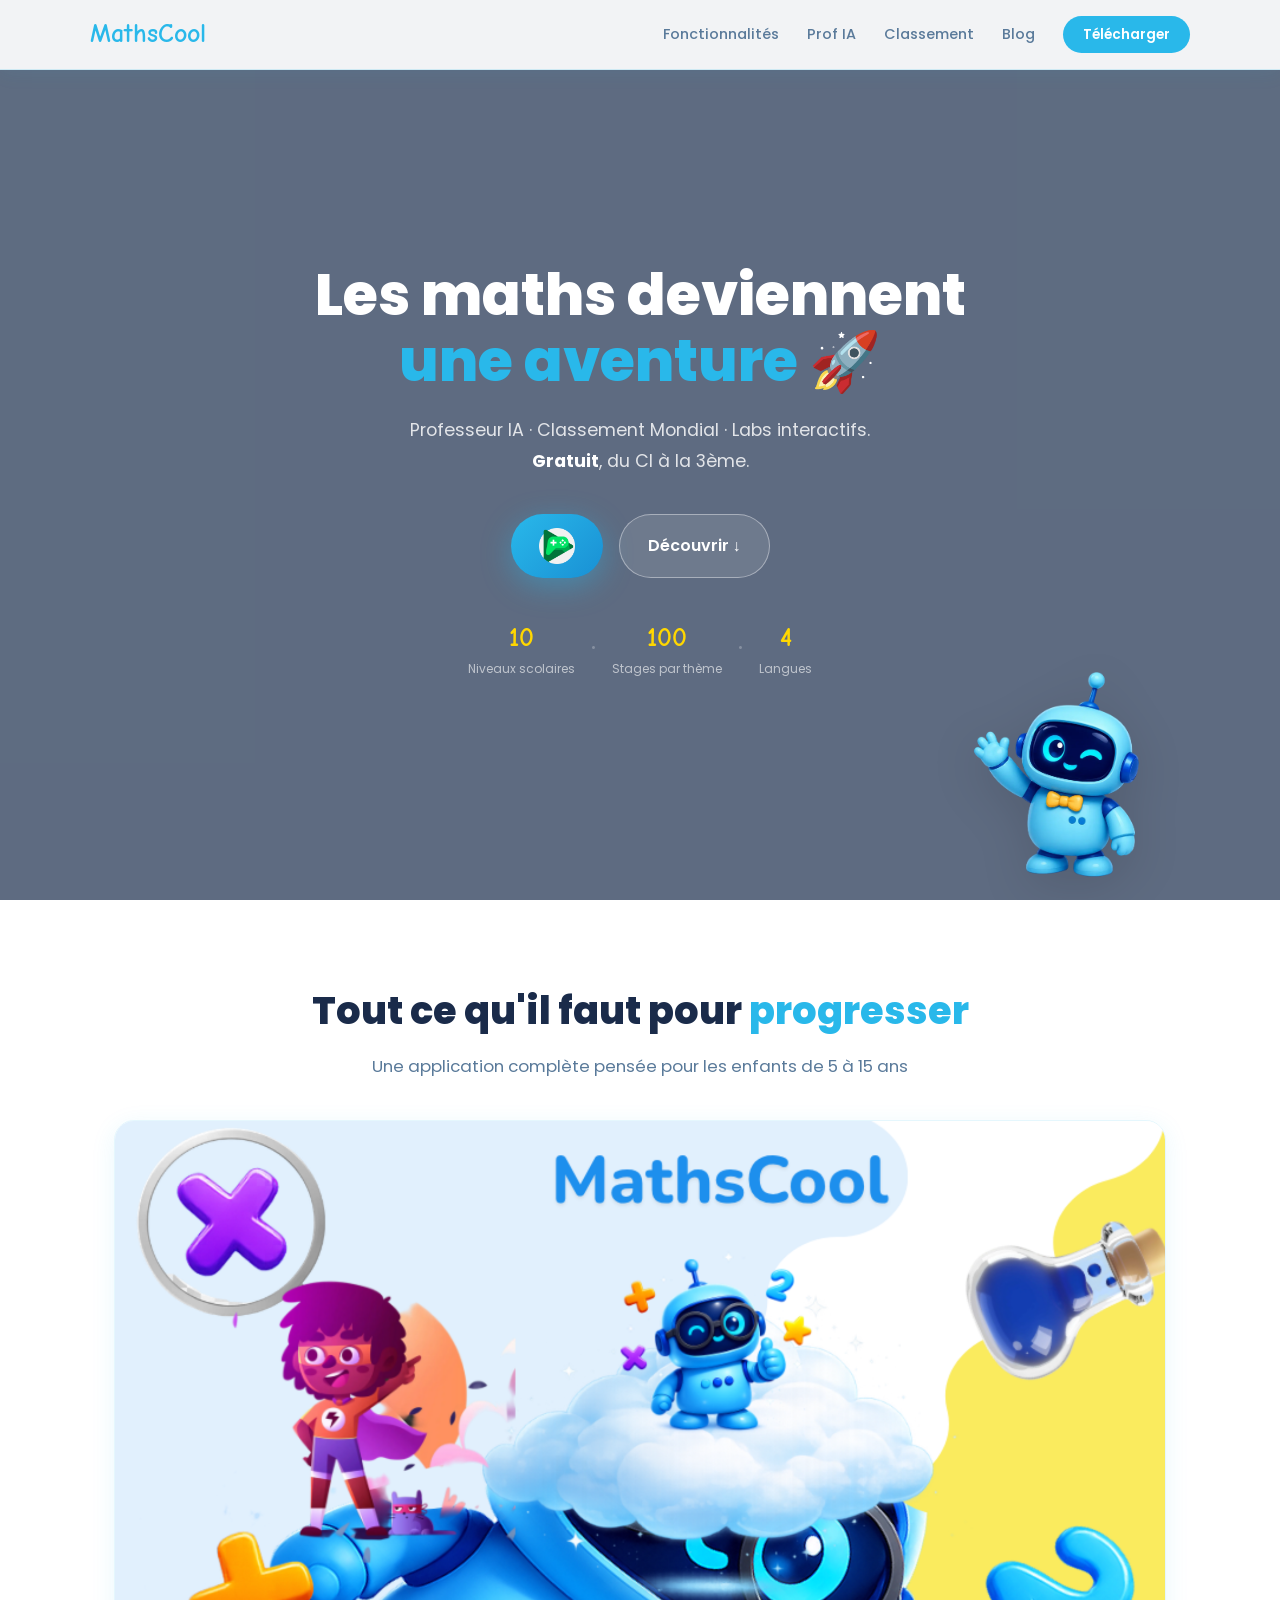
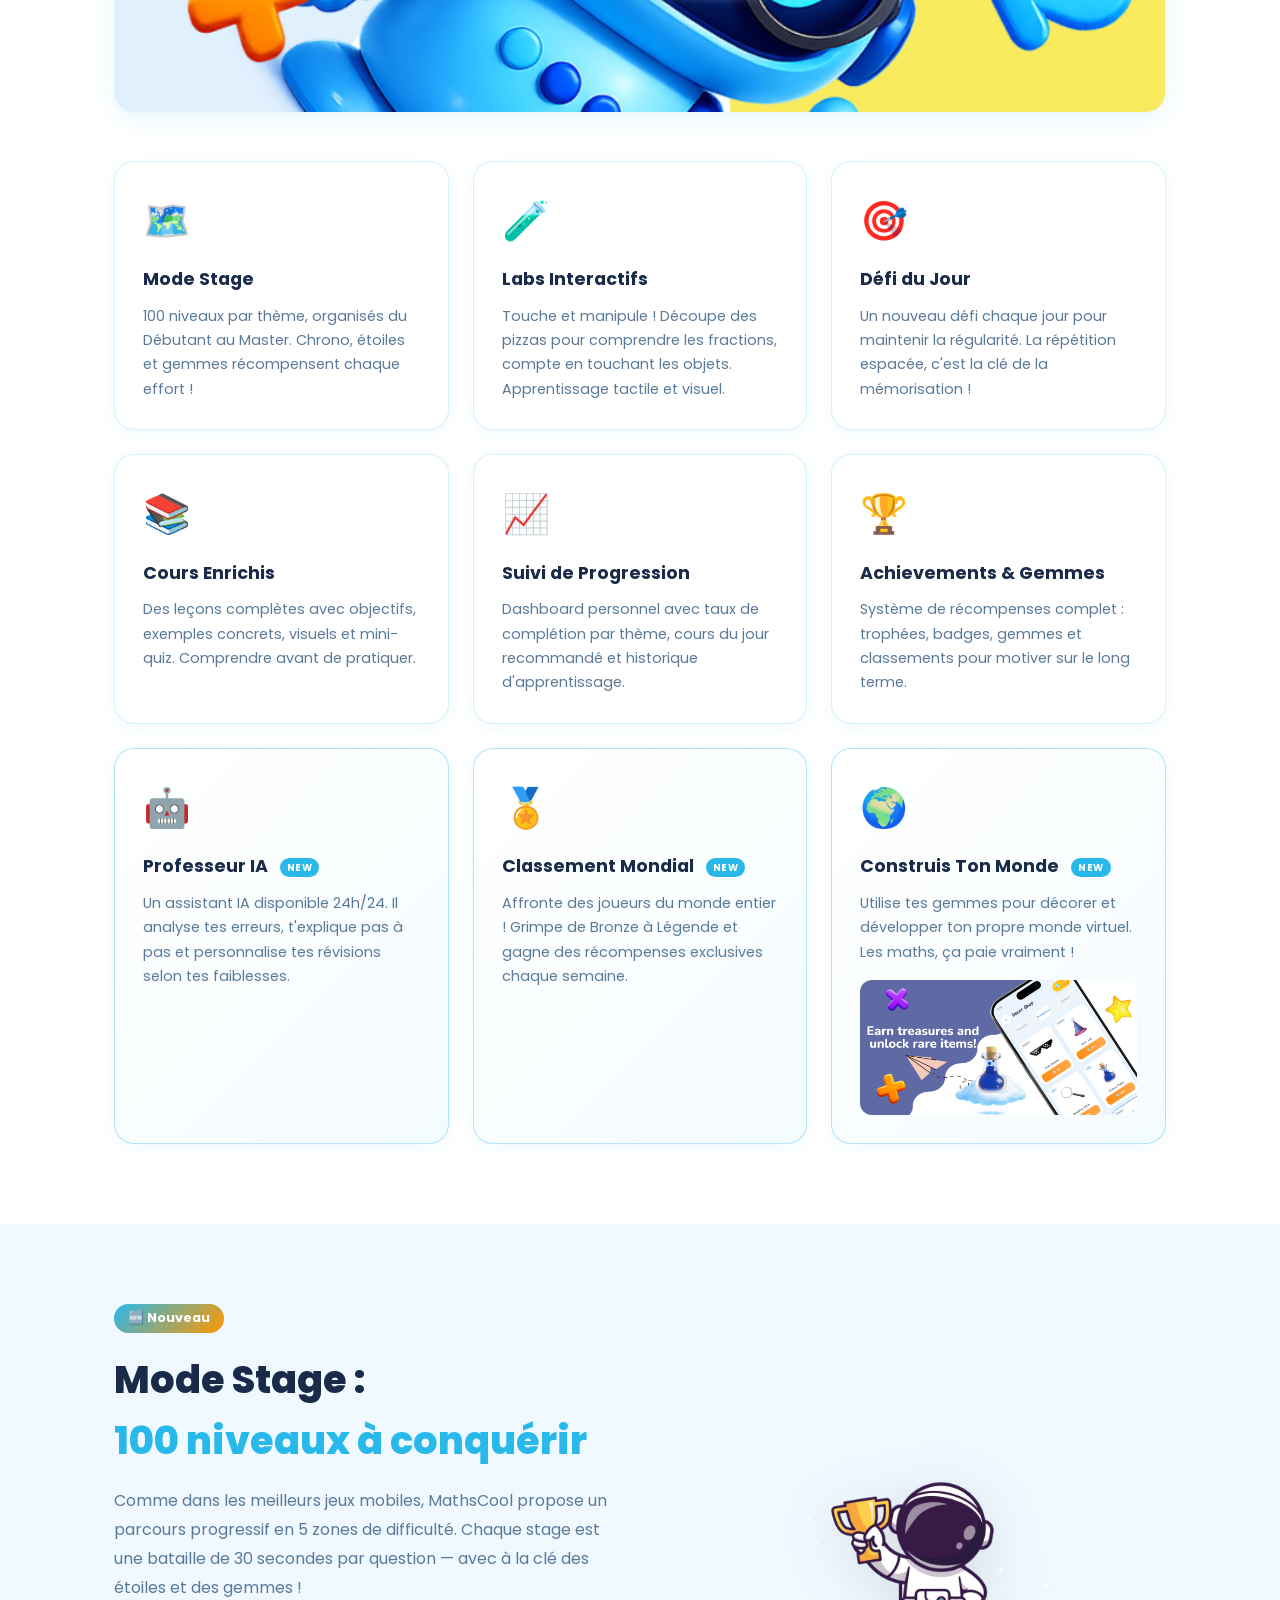
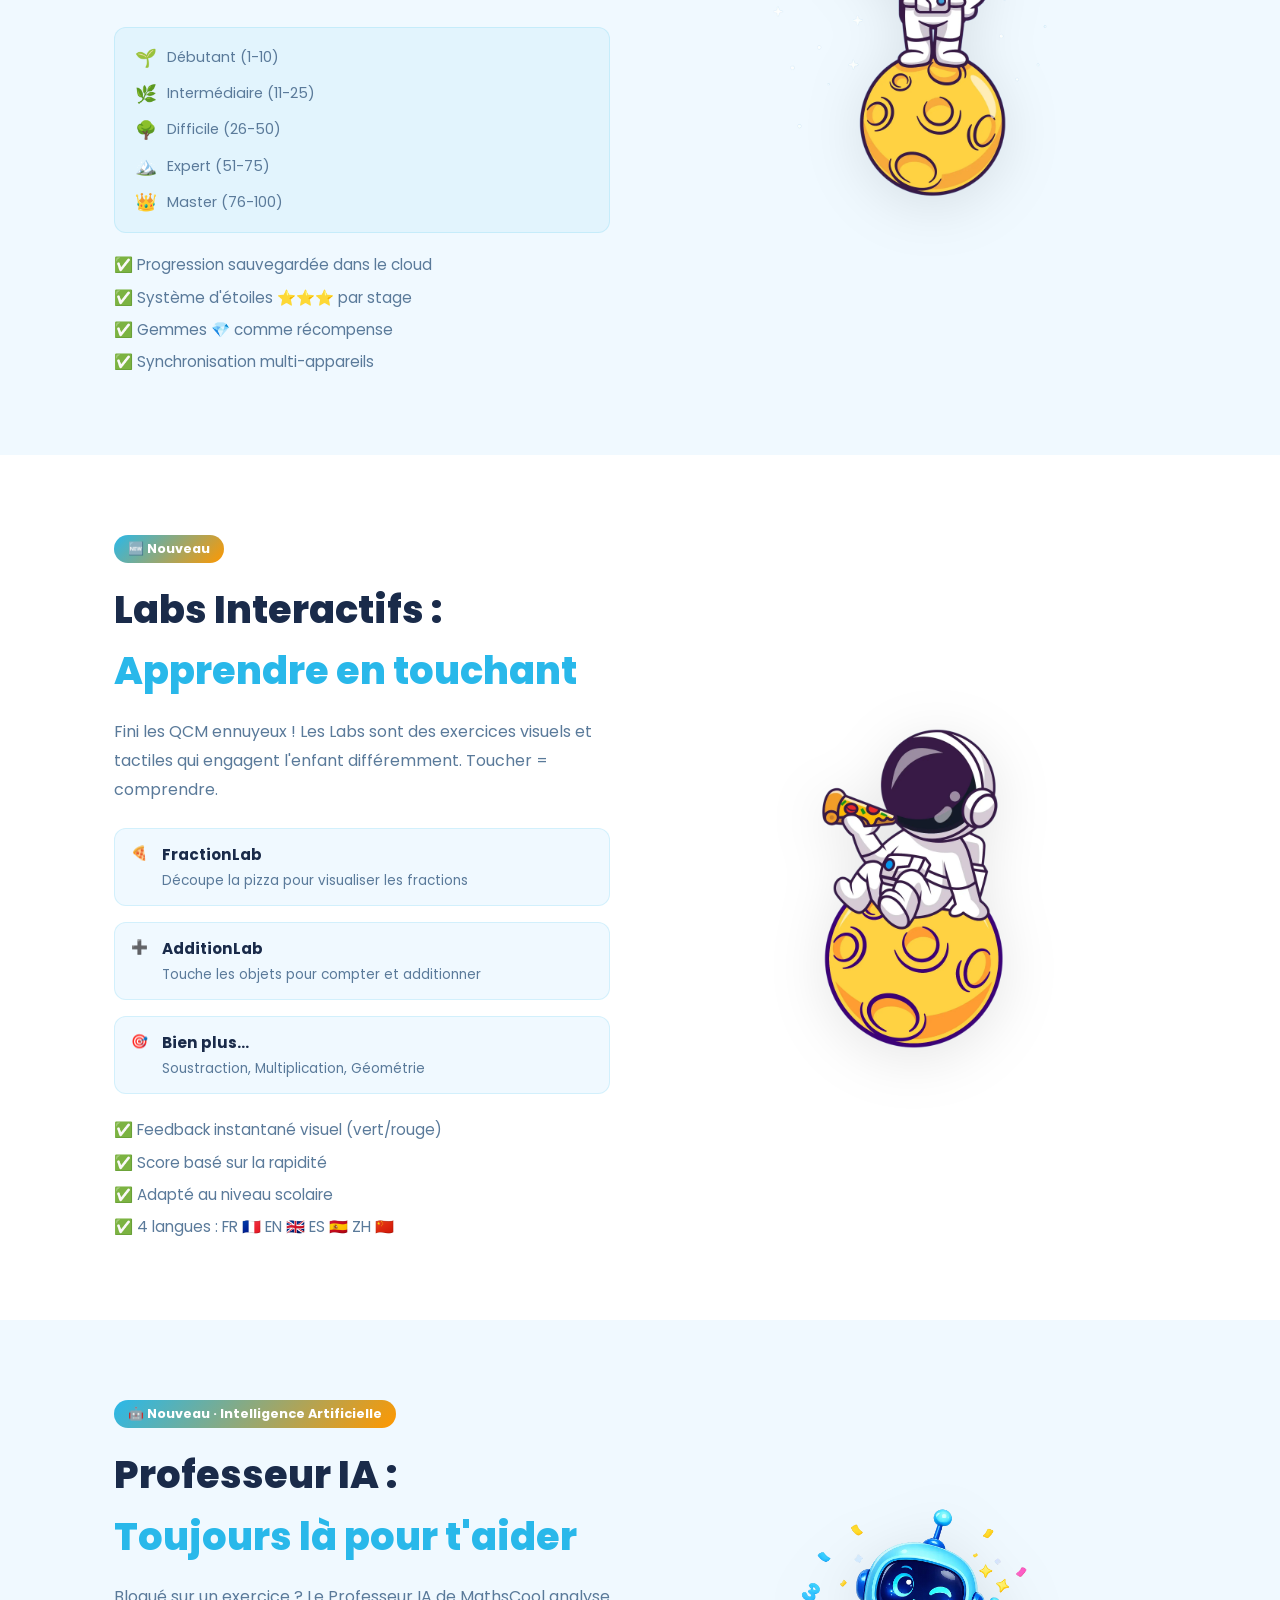
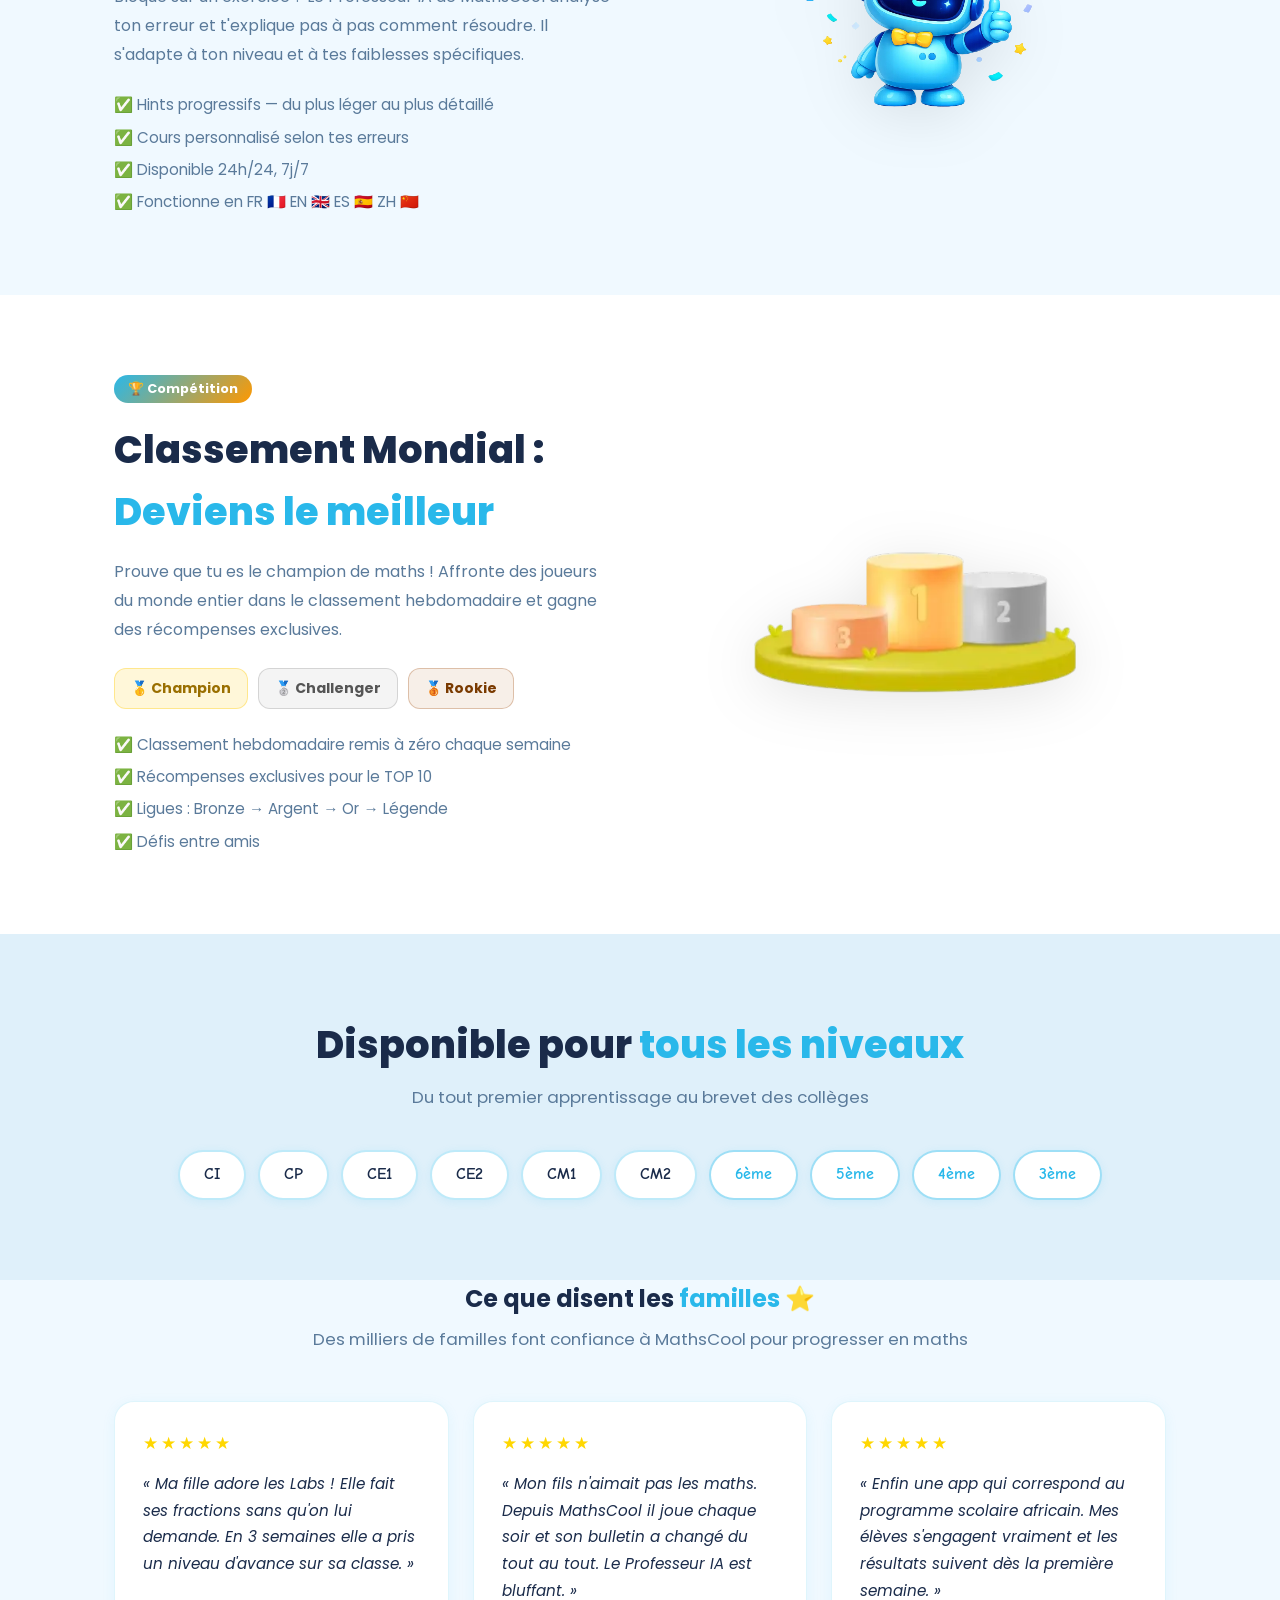
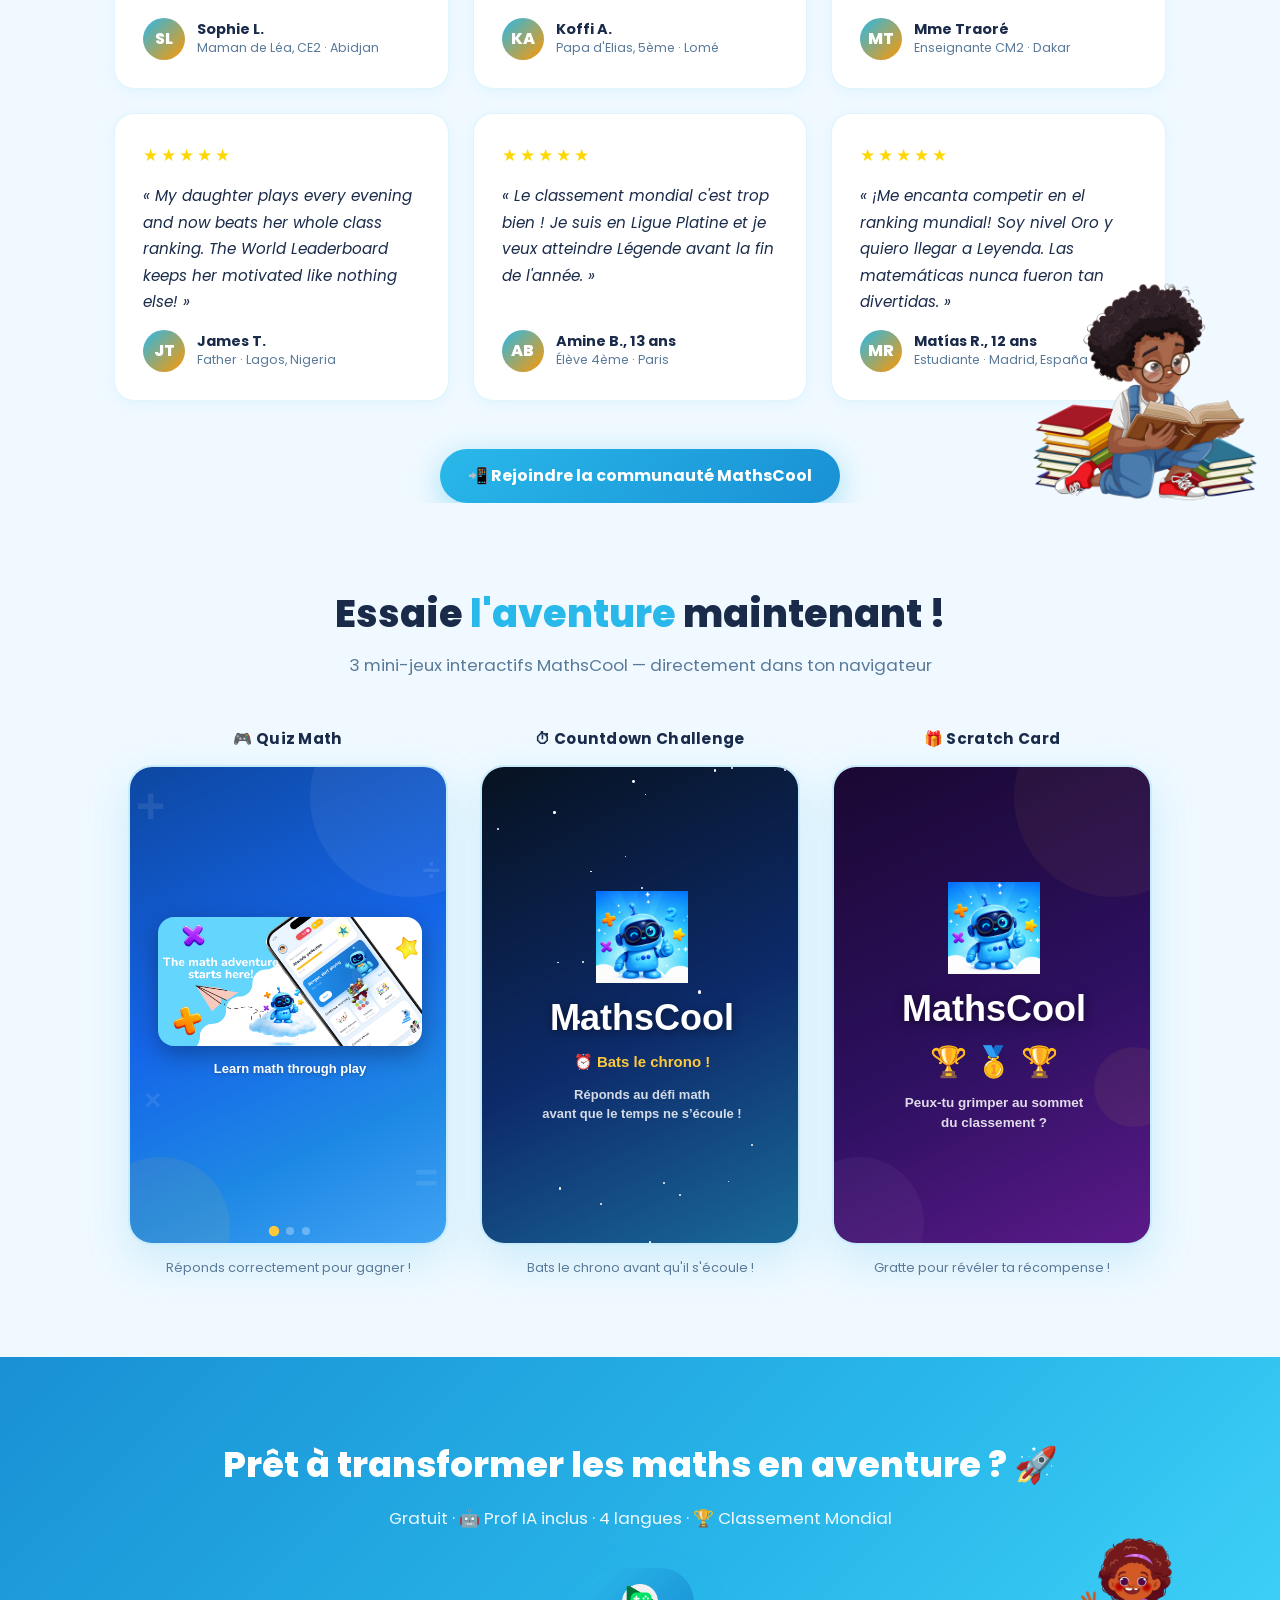
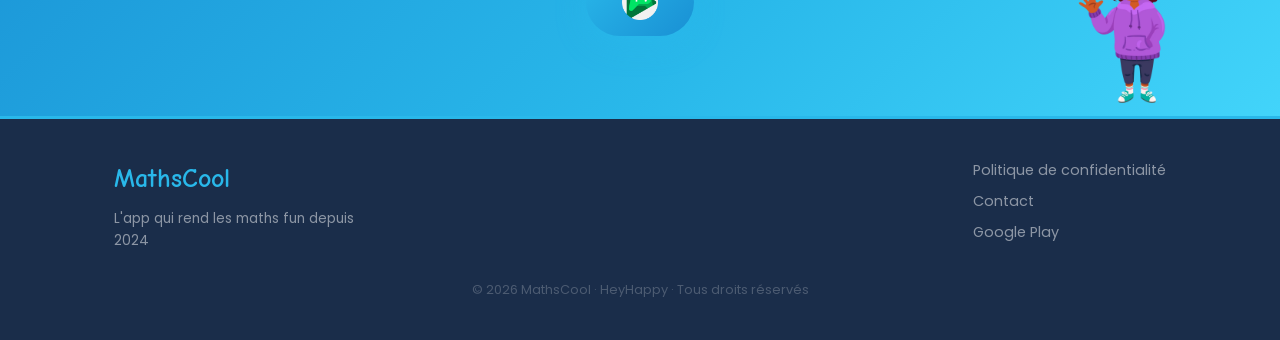
<file: index.html>
<!DOCTYPE html>
<html lang="fr">
<head>
  <meta charset="UTF-8" />
  <meta name="viewport" content="width=device-width, initial-scale=1.0"/>

  <!-- ====== SEO TITLE & META ====== -->
  <title>MathsCool – Meilleur jeu de maths pour enfants (CI à 3ème) | Gratuit</title>
  <meta name="description"
        content="MathsCool : apprendre les maths en jouant ! Professeur IA, Classement Mondial, Labs interactifs, Mode Stage, Défis quotidiens. Gratuit, du CI à la 3ème. Disponible sur Google Play." />
  <meta name="keywords"
        content="jeux de maths enfant, math for kids, apprendre les maths en jouant, application mathématiques primaire collège, maths CE1 CE2 CM1 CM2, exercices maths interactifs, mathscool, quiz maths enfant, maths 6ème 5ème, jeu éducatif gratuit, professeur IA maths enfant, classement mondial maths, aventure mathématiques" />
  <meta name="author" content="MathsCool" />
  <meta name="robots" content="index, follow" />
  <link rel="canonical" href="https://happyazondekon.github.io/maths-cool/" />

  <!-- ====== OPEN GRAPH (Facebook / WhatsApp) ====== -->
  <meta property="og:type" content="website" />
  <meta property="og:url" content="https://happyazondekon.github.io/maths-cool/" />
  <meta property="og:title" content="MathsCool – Apprendre les maths en jouant 🎮" />
  <meta property="og:description"
        content="Mode Stage, Labs interactifs, Défis quotidiens. L'app qui transforme les maths en aventure. Gratuit sur Google Play !" />
  <meta property="og:image" content="https://happyazondekon.github.io/maths-cool/assets/og-image.webp" />
  <meta property="og:locale" content="fr_FR" />
  <meta property="og:site_name" content="MathsCool" />

  <!-- ====== TWITTER CARD ====== -->
  <meta name="twitter:card" content="summary_large_image" />
  <meta name="twitter:title" content="MathsCool – Apprendre les maths en jouant 🎮" />
  <meta name="twitter:description"
        content="Mode Stage, Labs interactifs, quiz et défis quotidiens ! Gratuit pour enfants du CI à la 3ème." />
  <meta name="twitter:image" content="https://happyazondekon.github.io/maths-cool/assets/og-image.webp" />

  <!-- ====== STRUCTURED DATA (Google Rich Snippets) ====== -->
  <script type="application/ld+json">
  {
    "@context": "https://schema.org",
    "@type": "SoftwareApplication",
    "name": "MathsCool",
    "operatingSystem": "ANDROID",
    "applicationCategory": "EducationalApplication",
    "genre": "Educational Game",
    "description": "MathsCool est l'application de mathématiques interactive pour enfants du CI à la 3ème. Professeur IA, Classement Mondial, Mode Stage, Labs interactifs, Défis quotidiens, Cours enrichis.",
    "url": "https://happyazondekon.github.io/maths-cool/",
    "downloadUrl": "https://play.google.com/store/apps/details?id=com.heyhappy.mathscool",
    "screenshot": "https://happyazondekon.github.io/maths-cool/assets/1.png",
    "offers": {
      "@type": "Offer",
      "price": "0",
      "priceCurrency": "EUR"
    },
    "author": {
      "@type": "Organization",
      "name": "HeyHappy",
      "url": "https://happyazondekon.github.io/maths-cool/"
    },
    "inLanguage": ["fr", "en", "es", "zh"],
    "audience": {
      "@type": "EducationalAudience",
      "educationalRole": "student",
      "audienceType": "Children aged 5-15"
    }
  }
  </script>

  <!-- ====== FAVICON ====== -->
  <link rel="icon" type="image/png" href="assets/logoo.png" />
  <link rel="apple-touch-icon" href="assets/logoo.png" />

  <!-- ====== FONTS (non-blocking) ====== -->
  <link rel="preconnect" href="https://fonts.googleapis.com" />
  <link rel="preconnect" href="https://fonts.gstatic.com" crossorigin />
  <link rel="preload" as="style" href="https://fonts.googleapis.com/css2?family=Comic+Neue:wght@400;700&family=Poppins:wght@400;600;700;800&display=swap" />
  <link href="https://fonts.googleapis.com/css2?family=Comic+Neue:wght@400;700&family=Poppins:wght@400;600;700;800&display=swap" rel="stylesheet" media="print" onload="this.media='all'" />
  <noscript><link href="https://fonts.googleapis.com/css2?family=Comic+Neue:wght@400;700&family=Poppins:wght@400;600;700;800&display=swap" rel="stylesheet" /></noscript>

  <!-- ====== CRITICAL CSS (above-fold) ====== -->
  <style>
    :root{--primary:#29B8EA;--secondary:#FF9800;--accent:#FFD700;--bg:#F0F9FF;--surface:#FFFFFF;--surface2:#E2F4FD;--text:#1A2B4A;--text-muted:#5A7A9A;--radius:20px;--radius-sm:12px;--font:'Poppins',sans-serif;--font-fun:'Comic Neue',cursive}
    *{margin:0;padding:0;box-sizing:border-box}
    html{scroll-behavior:smooth}
    body{font-family:var(--font);background-color:var(--bg);color:var(--text);line-height:1.6;overflow-x:hidden}
    .container{max-width:1100px;margin:0 auto;padding:0 24px}
    .highlight{color:var(--primary)}
    .navbar{position:fixed;top:0;left:0;right:0;z-index:100;background:rgba(255,255,255,.92);backdrop-filter:blur(16px);border-bottom:1px solid rgba(41,184,234,.18);box-shadow:0 2px 20px rgba(41,184,234,.08);padding:14px 24px}
    .nav-inner{max-width:1100px;margin:0 auto;display:flex;align-items:center;justify-content:space-between}
    .nav-logo{font-family:var(--font-fun);font-size:1.6rem;font-weight:700;color:var(--primary);text-decoration:none}
    .nav-logo span{color:var(--primary)}
    .nav-links{display:flex;align-items:center;gap:28px}
    .nav-links a{color:var(--text-muted);text-decoration:none;font-size:.9rem;font-weight:500;transition:color .2s}
    .nav-links a:hover{color:var(--primary)}
    .btn-nav{background:var(--primary)!important;color:#fff!important;padding:8px 20px;border-radius:50px;font-size:.85rem!important;font-weight:600!important}
    .hero{min-height:100vh;display:flex;align-items:center;justify-content:center;padding:120px 24px 80px;position:relative;overflow:hidden}
    .hero-video-bg{position:absolute;top:0;left:0;width:100%;height:100%;object-fit:cover;z-index:0;pointer-events:none}
    .hero-video-overlay{position:absolute;top:0;left:0;width:100%;height:100%;background:rgba(5,22,52,.62);z-index:1}
    .hero-content{position:relative;z-index:2;text-align:center;max-width:700px;width:100%}
    .hero-badge{display:inline-block;background:rgba(255,255,255,.10);border:1px solid rgba(255,255,255,.30);color:white;padding:6px 16px;border-radius:50px;font-size:.85rem;font-weight:600;margin-bottom:20px}
    .hero h1{font-size:clamp(2.2rem,5vw,3.6rem);font-weight:800;line-height:1.15;margin-bottom:20px;color:white}
    .hero-sub{color:rgba(255,255,255,.82);font-size:1.1rem;max-width:560px;margin:0 auto 36px;line-height:1.8}
    .hero-sub strong{color:white}
    .hero-cta{display:flex;flex-wrap:wrap;gap:16px;margin-bottom:40px;justify-content:center}
    .btn-primary{display:inline-flex;align-items:center;gap:10px;background:linear-gradient(135deg,var(--primary),#1990D4);color:#fff;padding:14px 28px;border-radius:50px;text-decoration:none;font-weight:700;font-size:1rem;box-shadow:0 8px 30px rgba(41,184,234,.4)}
    .btn-secondary{display:inline-flex;align-items:center;gap:8px;background:rgba(255,255,255,.10);border:1.5px solid rgba(255,255,255,.40);color:white;padding:14px 28px;border-radius:50px;text-decoration:none;font-weight:600}
    .play-badge{height:36px}
    .hero-stats{display:flex;align-items:center;gap:16px;flex-wrap:wrap;justify-content:center}
    .stat{display:flex;flex-direction:column;align-items:center}
    .stat-num{font-size:1.6rem;font-weight:800;color:var(--accent);font-family:var(--font-fun)}
    .stat span:last-child{font-size:.75rem;color:rgba(255,255,255,.60)}
    .stat-sep{color:rgba(255,255,255,.25);font-size:1.5rem}
    .hero-mascot{position:absolute;bottom:0;right:5%;width:clamp(180px,22vw,320px);pointer-events:none;filter:drop-shadow(0 12px 24px rgba(0,0,0,.12));animation:mascot-float 4s ease-in-out infinite;z-index:3}
    .hero-mascot img{width:100%;height:auto}
    @keyframes mascot-float{0%,100%{transform:translateY(0)}50%{transform:translateY(-12px)}}
    @media(max-width:768px){.hero{padding-top:100px}.hero-mascot{width:clamp(120px,32vw,180px);right:2%}.nav-links a:not(.btn-nav){display:none}}
  </style>

  <!-- ====== FULL CSS (deferred) ====== -->
  <link rel="preload" as="style" href="style.css" />
  <link rel="stylesheet" href="style.css" media="print" onload="this.media='all'" />
  <noscript><link rel="stylesheet" href="style.css" /></noscript>
</head>

<body>

  <!-- ===== NAV ===== -->
  <nav class="navbar">
    <div class="nav-inner">
      <a href="#" class="nav-logo" title="MathsCool – Accueil">Maths<span>Cool</span></a>
      <div class="nav-links">
        <a href="#features" title="Fonctionnalités de MathsCool">Fonctionnalités</a>
        <a href="#ai" title="Professeur IA MathsCool">Prof IA</a>
        <a href="#classement" title="Classement Mondial MathsCool">Classement</a>
        <a href="#article" title="Blog MathsCool – Meilleur jeu de maths">Blog</a>
        <a href="https://play.google.com/store/apps/details?id=com.heyhappy.mathscool" class="btn-nav" title="Télécharger MathsCool sur Google Play">Télécharger</a>
      </div>
    </div>
  </nav>

  <!-- ===== HERO ===== -->
  <header class="hero" id="hero">
    <video class="hero-video-bg" autoplay muted loop playsinline preload="none"
      poster="https://img.youtube.com/vi/DlMAKsMIAZQ/maxresdefault.jpg">
      <source src="assets/hero.mp4" type="video/mp4" />
    </video>
    <div class="hero-video-overlay"></div>

    <div class="hero-content">
      <h1>
        Les maths deviennent<br/>
        <span class="highlight">une aventure</span> 🚀
      </h1>
      <p class="hero-sub">
        Professeur IA · Classement Mondial · Labs interactifs.<br/>
        <strong>Gratuit</strong>, du CI à la 3ème.
      </p>
      <div class="hero-cta">
        <a href="https://play.google.com/store/apps/details?id=com.heyhappy.mathscool"
           target="_blank" rel="noopener" class="btn-primary" id="download" title="Télécharger MathsCool gratuitement sur Google Play">
          <img src="assets/google-play-badge.webp" alt="Télécharger sur Google Play" class="play-badge" />
        </a>
        <a href="#features" class="btn-secondary" title="Voir les fonctionnalités de MathsCool">Découvrir ↓</a>
      </div>
      <div class="hero-stats">
        <div class="stat"><span class="stat-num">10</span><span>Niveaux scolaires</span></div>
        <div class="stat-sep">·</div>
        <div class="stat"><span class="stat-num">100</span><span>Stages par thème</span></div>
        <div class="stat-sep">·</div>
        <div class="stat"><span class="stat-num">4</span><span>Langues</span></div>
      </div>
    </div>

    <div class="hero-mascot">
      <img src="assets/illustrations/home_ai_mascot.webp" alt="" aria-hidden="true" />
    </div>
  </header>

  <!-- ===== FEATURES ===== -->
  <section class="features" id="features">
    <div class="container">
      <h2>Tout ce qu'il faut pour <span class="highlight">progresser</span></h2>
      <p class="section-sub">Une application complète pensée pour les enfants de 5 à 15 ans</p>
      <div class="brand-strip">
        <img src="assets/mas.png" alt="MathsCool – Robot mascotte et univers du jeu" loading="lazy" />
      </div>

      <div class="feature-grid">
        <div class="feature-card">
          <div class="feature-icon">🗺️</div>
          <h3>Mode Stage</h3>
          <p>100 niveaux par thème, organisés du Débutant au Master. Chrono, étoiles et gemmes récompensent chaque effort !</p>
        </div>
        <div class="feature-card">
          <div class="feature-icon">🧪</div>
          <h3>Labs Interactifs</h3>
          <p>Touche et manipule ! Découpe des pizzas pour comprendre les fractions, compte en touchant les objets. Apprentissage tactile et visuel.</p>
        </div>
        <div class="feature-card">
          <div class="feature-icon">🎯</div>
          <h3>Défi du Jour</h3>
          <p>Un nouveau défi chaque jour pour maintenir la régularité. La répétition espacée, c'est la clé de la mémorisation !</p>
        </div>
        <div class="feature-card">
          <div class="feature-icon">📚</div>
          <h3>Cours Enrichis</h3>
          <p>Des leçons complètes avec objectifs, exemples concrets, visuels et mini-quiz. Comprendre avant de pratiquer.</p>
        </div>
        <div class="feature-card">
          <div class="feature-icon">📈</div>
          <h3>Suivi de Progression</h3>
          <p>Dashboard personnel avec taux de complétion par thème, cours du jour recommandé et historique d'apprentissage.</p>
        </div>
        <div class="feature-card">
          <div class="feature-icon">🏆</div>
          <h3>Achievements & Gemmes</h3>
          <p>Système de récompenses complet : trophées, badges, gemmes et classements pour motiver sur le long terme.</p>
        </div>
        <div class="feature-card feature-new">
          <div class="feature-icon">🤖</div>
          <h3>Professeur IA <span class="badge-new">NEW</span></h3>
          <p>Un assistant IA disponible 24h/24. Il analyse tes erreurs, t'explique pas à pas et personnalise tes révisions selon tes faiblesses.</p>
        </div>
        <div class="feature-card feature-new">
          <div class="feature-icon">🏅</div>
          <h3>Classement Mondial <span class="badge-new">NEW</span></h3>
          <p>Affronte des joueurs du monde entier ! Grimpe de Bronze à Légende et gagne des récompenses exclusives chaque semaine.</p>
        </div>
        <div class="feature-card feature-new">
          <div class="feature-icon">🌍</div>
          <h3>Construis Ton Monde <span class="badge-new">NEW</span></h3>
          <p>Utilise tes gemmes pour décorer et développer ton propre monde virtuel. Les maths, ça paie vraiment !</p>
          <div class="feature-thumb">
            <img src="assets/7.png" alt="Construis ton monde – Earn treasures" loading="lazy" />
          </div>
        </div>
      </div>
    </div>
  </section>

  <!-- ===== MODE STAGE ===== -->
  <section class="stage-section" id="stage">
    <div class="container">
      <div class="split-layout">
        <div class="split-text">
          <div class="section-badge">🆕 Nouveau</div>
          <h2>Mode Stage :<br/><span class="highlight">100 niveaux à conquérir</span></h2>
          <p>
            Comme dans les meilleurs jeux mobiles, MathsCool propose un parcours progressif
            en 5 zones de difficulté. Chaque stage est une bataille de 30 secondes
            par question — avec à la clé des étoiles et des gemmes !
          </p>
          <div class="difficulty-zones">
            <div class="zone"><span class="zone-icon">🌱</span><span>Débutant (1-10)</span></div>
            <div class="zone"><span class="zone-icon">🌿</span><span>Intermédiaire (11-25)</span></div>
            <div class="zone"><span class="zone-icon">🌳</span><span>Difficile (26-50)</span></div>
            <div class="zone"><span class="zone-icon">🏔️</span><span>Expert (51-75)</span></div>
            <div class="zone"><span class="zone-icon">👑</span><span>Master (76-100)</span></div>
          </div>
          <ul class="check-list">
            <li>✅ Progression sauvegardée dans le cloud</li>
            <li>✅ Système d'étoiles ⭐⭐⭐ par stage</li>
            <li>✅ Gemmes 💎 comme récompense</li>
            <li>✅ Synchronisation multi-appareils</li>
          </ul>
        </div>
        <div class="split-visual">
          <div class="feature-img-wrap">
            <img src="assets/illustrations/mascot_trophy.webp" alt="Mode Stage MathsCool – Explore la carte et progresse !" loading="lazy" />
          </div>
        </div>
      </div>
    </div>
  </section>

  <!-- ===== LABS ===== -->
  <section class="labs-section" id="labs">
    <div class="container">
      <div class="split-layout reverse">
        <div class="split-visual">
          <div class="feature-img-wrap">
            <img src="assets/collection/pizza_man.webp" alt="Labs Interactifs MathsCool – Apprendre en touchant" loading="lazy" />
          </div>
        </div>
        <div class="split-text">
          <div class="section-badge">🆕 Nouveau</div>
          <h2>Labs Interactifs :<br/><span class="highlight">Apprendre en touchant</span></h2>
          <p>
            Fini les QCM ennuyeux ! Les Labs sont des exercices visuels et
            tactiles qui engagent l'enfant différemment. Toucher = comprendre.
          </p>
          <div class="labs-types">
            <div class="lab-type">
              <span class="lab-emoji">🍕</span>
              <div>
                <strong>FractionLab</strong>
                <span>Découpe la pizza pour visualiser les fractions</span>
              </div>
            </div>
            <div class="lab-type">
              <span class="lab-emoji">➕</span>
              <div>
                <strong>AdditionLab</strong>
                <span>Touche les objets pour compter et additionner</span>
              </div>
            </div>
            <div class="lab-type">
              <span class="lab-emoji">🎯</span>
              <div>
                <strong>Bien plus...</strong>
                <span>Soustraction, Multiplication, Géométrie</span>
              </div>
            </div>
          </div>
          <ul class="check-list">
            <li>✅ Feedback instantané visuel (vert/rouge)</li>
            <li>✅ Score basé sur la rapidité</li>
            <li>✅ Adapté au niveau scolaire</li>
            <li>✅ 4 langues : FR 🇫🇷 EN 🇬🇧 ES 🇪🇸 ZH 🇨🇳</li>
          </ul>
        </div>
      </div>
    </div>
  </section>

  <!-- ===== AI TEACHER ===== -->
  <section class="ai-section" id="ai">
    <div class="container">
      <div class="split-layout">
        <div class="split-text">
          <div class="section-badge">🤖 Nouveau · Intelligence Artificielle</div>
          <h2>Professeur IA :<br/><span class="highlight">Toujours là pour t'aider</span></h2>
          <p>
            Bloqué sur un exercice ? Le Professeur IA de MathsCool analyse ton erreur et t'explique
            pas à pas comment résoudre. Il s'adapte à ton niveau et à tes faiblesses spécifiques.
          </p>
          <ul class="check-list">
            <li>✅ Hints progressifs — du plus léger au plus détaillé</li>
            <li>✅ Cours personnalisé selon tes erreurs</li>
            <li>✅ Disponible 24h/24, 7j/7</li>
            <li>✅ Fonctionne en FR 🇫🇷 EN 🇬🇧 ES 🇪🇸 ZH 🇨🇳</li>
          </ul>
        </div>
        <div class="split-visual">
          <div class="feature-img-wrap">
            <img src="assets/illustrations/macot_ai_winner.webp" alt="Professeur IA MathsCool" loading="lazy" />
          </div>
        </div>
      </div>
    </div>
  </section>

  <!-- ===== LEADERBOARD ===== -->
  <section class="leaderboard-section" id="classement">
    <div class="container">
      <div class="split-layout reverse">
        <div class="split-visual">
          <div class="feature-img-wrap">
            <img src="assets/illustrations/podium.webp" alt="Classement Mondial MathsCool" loading="lazy" />
          </div>
        </div>
        <div class="split-text">
          <div class="section-badge">🏆 Compétition</div>
          <h2>Classement Mondial :<br/><span class="highlight">Deviens le meilleur</span></h2>
          <p>
            Prouve que tu es le champion de maths ! Affronte des joueurs du monde entier
            dans le classement hebdomadaire et gagne des récompenses exclusives.
          </p>
          <div class="podium-row">
            <div class="podium-item gold">🥇 Champion</div>
            <div class="podium-item silver">🥈 Challenger</div>
            <div class="podium-item bronze">🥉 Rookie</div>
          </div>
          <ul class="check-list">
            <li>✅ Classement hebdomadaire remis à zéro chaque semaine</li>
            <li>✅ Récompenses exclusives pour le TOP 10</li>
            <li>✅ Ligues : Bronze → Argent → Or → Légende</li>
            <li>✅ Défis entre amis</li>
          </ul>
        </div>
      </div>
    </div>
  </section>

  <!-- ===== NIVEAUX ===== -->
  <section class="levels-section">
    <div class="container">
      <h2>Disponible pour <span class="highlight">tous les niveaux</span></h2>
      <p class="section-sub">Du tout premier apprentissage au brevet des collèges</p>
      <div class="levels-grid">
        <div class="level-chip">CI</div>
        <div class="level-chip">CP</div>
        <div class="level-chip">CE1</div>
        <div class="level-chip">CE2</div>
        <div class="level-chip">CM1</div>
        <div class="level-chip">CM2</div>
        <div class="level-chip college">6ème</div>
        <div class="level-chip college">5ème</div>
        <div class="level-chip college">4ème</div>
        <div class="level-chip college">3ème</div>
      </div>
    </div>
  </section>

  <!-- ===== REVIEWS ===== -->
  <article class="article-section" id="article">
    <div class="container">
      <h2 style="text-align:center">Ce que disent les <span class="highlight">familles</span> ⭐</h2>
      <p class="section-sub" style="text-align:center">Des milliers de familles font confiance à MathsCool pour progresser en maths</p>

      <div class="reviews-grid">

        <div class="review-card">
          <div class="review-stars">★★★★★</div>
          <p class="review-text">« Ma fille adore les Labs ! Elle fait ses fractions sans qu'on lui demande. En 3 semaines elle a pris un niveau d'avance sur sa classe. »</p>
          <div class="review-author">
            <div class="review-avatar">SL</div>
            <div>
              <div class="review-name">Sophie L.</div>
              <div class="review-role">Maman de Léa, CE2 · Abidjan</div>
            </div>
          </div>
        </div>

        <div class="review-card">
          <div class="review-stars">★★★★★</div>
          <p class="review-text">« Mon fils n'aimait pas les maths. Depuis MathsCool il joue chaque soir et son bulletin a changé du tout au tout. Le Professeur IA est bluffant. »</p>
          <div class="review-author">
            <div class="review-avatar">KA</div>
            <div>
              <div class="review-name">Koffi A.</div>
              <div class="review-role">Papa d'Elias, 5ème · Lomé</div>
            </div>
          </div>
        </div>

        <div class="review-card">
          <div class="review-stars">★★★★★</div>
          <p class="review-text">« Enfin une app qui correspond au programme scolaire africain. Mes élèves s'engagent vraiment et les résultats suivent dès la première semaine. »</p>
          <div class="review-author">
            <div class="review-avatar">MT</div>
            <div>
              <div class="review-name">Mme Traoré</div>
              <div class="review-role">Enseignante CM2 · Dakar</div>
            </div>
          </div>
        </div>

        <div class="review-card">
          <div class="review-stars">★★★★★</div>
          <p class="review-text">« My daughter plays every evening and now beats her whole class ranking. The World Leaderboard keeps her motivated like nothing else! »</p>
          <div class="review-author">
            <div class="review-avatar">JT</div>
            <div>
              <div class="review-name">James T.</div>
              <div class="review-role">Father · Lagos, Nigeria</div>
            </div>
          </div>
        </div>

        <div class="review-card">
          <div class="review-stars">★★★★★</div>
          <p class="review-text">« Le classement mondial c'est trop bien ! Je suis en Ligue Platine et je veux atteindre Légende avant la fin de l'année. »</p>
          <div class="review-author">
            <div class="review-avatar">AB</div>
            <div>
              <div class="review-name">Amine B., 13 ans</div>
              <div class="review-role">Élève 4ème · Paris</div>
            </div>
          </div>
        </div>

        <div class="review-card">
          <div class="review-stars">★★★★★</div>
          <p class="review-text">« ¡Me encanta competir en el ranking mundial! Soy nivel Oro y quiero llegar a Leyenda. Las matemáticas nunca fueron tan divertidas. »</p>
          <div class="review-author">
            <div class="review-avatar">MR</div>
            <div>
              <div class="review-name">Matías R., 12 ans</div>
              <div class="review-role">Estudiante · Madrid, España</div>
            </div>
          </div>
        </div>

      </div>

      <div class="article-cta">
        <a href="https://play.google.com/store/apps/details?id=com.heyhappy.mathscool"
           target="_blank" rel="noopener" class="btn-primary" title="Télécharger MathsCool gratuitement sur Google Play">
          📲 Rejoindre la communauté MathsCool
        </a>
      </div>
    </div>
    <div class="article-deco">
      <img src="assets/illustrations/mascot_reading.webp" alt="" aria-hidden="true" loading="lazy" />
    </div>
  </article>

  <!-- ===== AD PREVIEW ===== -->
  <section class="ad-preview-section" id="preview">
    <div class="container">
      <h2>Essaie <span class="highlight">l'aventure</span> maintenant !</h2>
      <p class="section-sub">3 mini-jeux interactifs MathsCool — directement dans ton navigateur</p>
      <div class="ad-showcase">
        <div class="ad-frame-wrap">
          <div class="ad-label">🎮 Quiz Math</div>
          <iframe src="index_en.html" width="320" height="480" frameborder="0" scrolling="no" title="MathsCool Quiz interactif" loading="lazy"></iframe>
          <span class="ad-caption">Réponds correctement pour gagner !</span>
        </div>
        <div class="ad-frame-wrap">
          <div class="ad-label">⏱ Countdown Challenge</div>
          <iframe src="index_countdown_fr.html" width="320" height="480" frameborder="0" scrolling="no" title="MathsCool Countdown" loading="lazy"></iframe>
          <span class="ad-caption">Bats le chrono avant qu'il s'écoule !</span>
        </div>
        <div class="ad-frame-wrap">
          <div class="ad-label">🎁 Scratch Card</div>
          <iframe src="index_scratch_fr.html" width="320" height="480" frameborder="0" scrolling="no" title="MathsCool Scratch Card" loading="lazy"></iframe>
          <span class="ad-caption">Gratte pour révéler ta récompense !</span>
        </div>
      </div>
    </div>
  </section>

  <!-- ===== DOWNLOAD CTA ===== -->
  <section class="download-cta">
    <div class="container">
      <h2>Prêt à transformer les maths en aventure ? 🚀</h2>
      <p>Gratuit · 🤖 Prof IA inclus · 4 langues · 🏆 Classement Mondial</p>
      <a href="https://play.google.com/store/apps/details?id=com.heyhappy.mathscool"
         target="_blank" rel="noopener" class="btn-primary large" title="Télécharger MathsCool sur Google Play">
        <img src="assets/google-play-badge.webp" alt="Disponible sur Google Play" class="play-badge" />
      </a>
    </div>
    <div class="cta-mascot">
      <img src="assets/illustrations/mascot_welcome.webp" alt="" aria-hidden="true" loading="lazy" />
    </div>
  </section>

  <!-- ===== FOOTER ===== -->
  <footer class="footer">
    <div class="container">
      <div class="footer-inner">
        <div class="footer-brand">
          <span class="nav-logo">Maths<span>Cool</span></span>
          <p>L'app qui rend les maths fun depuis 2024</p>
        </div>
        <div class="footer-links">
          <a href="https://www.freeprivacypolicy.com/live/e637e9c8-9095-4940-a49b-287ad8f04180" title="Politique de confidentialité MathsCool">Politique de confidentialité</a>
          <a href="mailto:heyhappyproject@gmail.com" title="Contacter l'équipe MathsCool">Contact</a>
          <a href="https://play.google.com/store/apps/details?id=com.heyhappy.mathscool" target="_blank" title="MathsCool sur Google Play">Google Play</a>
        </div>
      </div>
      <p class="footer-copy">© 2026 MathsCool · HeyHappy · Tous droits réservés</p>
    </div>
  </footer>

</body>
</html>
</file>
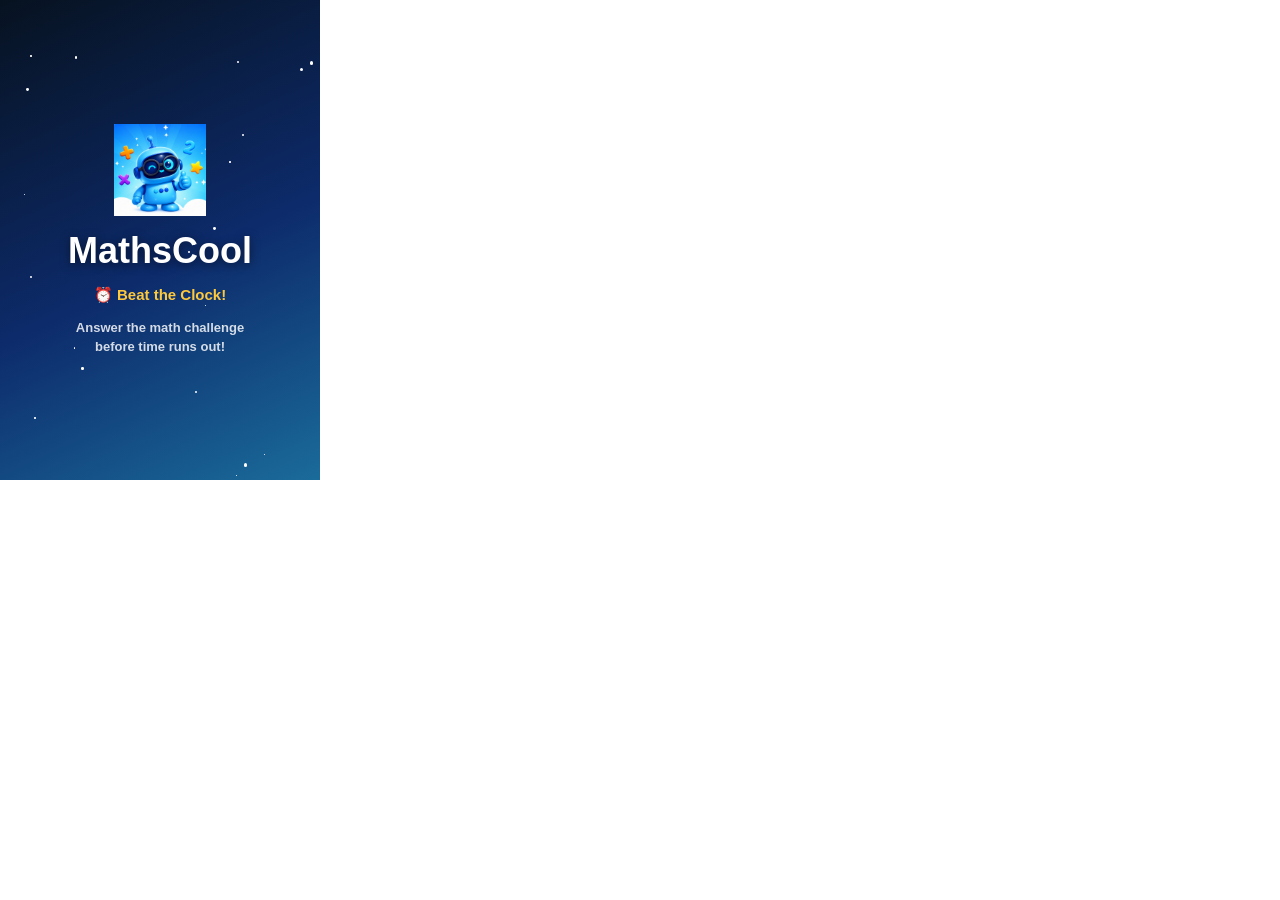
<file: index_countdown_en.html>
<!DOCTYPE html>
<html lang="en">
<head>
<meta charset="UTF-8">
<meta name="ad.size" content="width=320,height=480">
<title>MathsCool Countdown 320x480 EN</title>
<style>
* { margin:0; padding:0; box-sizing:border-box; }
html, body {
  width:320px; height:480px; overflow:hidden;
  font-family:'Arial Rounded MT Bold','Trebuchet MS',Arial,sans-serif;
  -webkit-tap-highlight-color:transparent; user-select:none;
}
#ad {
  position:relative; width:320px; height:480px; overflow:hidden;
  background:linear-gradient(155deg, #071220 0%, #0D2B6B 55%, #1A6B9A 100%);
}

/* stars */
.star {
  position:absolute; background:#fff; border-radius:50%; pointer-events:none;
  animation:twk 2s ease-in-out infinite;
}
@keyframes twk { 0%,100%{opacity:.15;transform:scale(1)} 50%{opacity:.9;transform:scale(1.4)} }

/* skip */
#skip {
  position:absolute; top:10px; right:10px; z-index:200;
  background:rgba(0,0,0,.42); color:rgba(255,255,255,.9);
  font-size:10.5px; font-weight:700; padding:5px 11px;
  border-radius:16px; cursor:pointer; opacity:0; pointer-events:none;
  transition:opacity .4s; border:1px solid rgba(255,255,255,.2);
}
#skip.show { opacity:1; pointer-events:all; }

/* scenes */
.sc {
  position:absolute; top:0; left:0; width:320px; height:480px;
  opacity:0; pointer-events:none; transition:opacity .5s;
  display:flex; flex-direction:column; align-items:center; justify-content:center;
}
.sc.on { opacity:1; pointer-events:all; }

/* ══ S0 INTRO ══ */
#s0 { gap:14px; padding:30px 24px; }
#s0Logo {
  width:92px; height:92px; object-fit:contain;
  animation:bnc .85s cubic-bezier(.36,.07,.19,.97) both;
}
@keyframes bnc {
  0%   { transform:translateY(60px) scale(.4); opacity:0; }
  55%  { transform:translateY(-14px) scale(1.1); opacity:1; }
  75%  { transform:translateY(6px) scale(.97); }
  100% { transform:translateY(0) scale(1); opacity:1; }
}
#s0Brand { color:#fff; font-size:36px; font-weight:900; text-shadow:0 2px 10px rgba(0,0,0,.5); animation:fup .6s .35s both; }
#s0Tag   { color:#FFC93C; font-size:15px; font-weight:900; animation:fup .6s .5s both; }
#s0Sub   { color:rgba(255,255,255,.82); font-size:13px; font-weight:700; text-align:center; line-height:1.5; animation:fup .6s .65s both; }
@keyframes fup { from{opacity:0;transform:translateY(20px)} to{opacity:1;transform:translateY(0)} }

/* ══ S1 FEATURE ══ */
#s1 { justify-content:flex-start; }
#s1Img { width:320px; height:330px; object-fit:contain; background:rgba(255,255,255,.04); flex-shrink:0; }
#s1Cap { padding:16px 20px 12px; text-align:center; }
#s1Cap .t1 { color:#FFC93C; font-size:14.5px; font-weight:900; }
#s1Cap .t2 { color:rgba(255,255,255,.78); font-size:12px; font-weight:700; margin-top:5px; }

/* ══ S2 COUNTDOWN QUIZ ══ */
#s2 { gap:14px; padding:18px 18px; }

/* top row: robot + challenge label + timer */
.topRow { display:flex; align-items:center; gap:10px; width:100%; }
#qRobot { width:56px; height:70px; object-fit:contain; flex-shrink:0; animation:wob 2.5s ease-in-out infinite; }
@keyframes wob { 0%,100%{transform:rotate(0)} 25%{transform:rotate(-5deg) translateY(-3px)} 75%{transform:rotate(5deg) translateY(-3px)} }
.challengeLabel { flex:1; }
.challengeLabel .c1 { color:#FFC93C; font-size:13px; font-weight:900; }
.challengeLabel .c2 { color:rgba(255,255,255,.8); font-size:11px; font-weight:700; margin-top:2px; }

/* SVG timer ring */
.timerWrap { position:relative; width:72px; height:72px; flex-shrink:0; }
.timerSvg { width:72px; height:72px; transform:rotate(-90deg); }
.tBg  { fill:none; stroke:rgba(255,255,255,.12); stroke-width:6; }
.tArc { fill:none; stroke:#FFC93C; stroke-width:6; stroke-linecap:round; stroke-dasharray:197.9; stroke-dashoffset:0; transition:stroke-dashoffset .1s linear, stroke .3s; }
#tNum { position:absolute; top:50%; left:50%; transform:translate(-50%,-50%); color:#fff; font-size:22px; font-weight:900; }

.qbox { width:100%; background:rgba(255,255,255,.13); border-radius:16px; border:2px solid rgba(255,255,255,.25); padding:14px 10px; text-align:center; }
#qtext { color:#fff; font-size:40px; font-weight:900; letter-spacing:2px; text-shadow:0 2px 6px rgba(0,0,0,.3); }

#agrid { display:grid; grid-template-columns:1fr 1fr 1fr; gap:10px; width:100%; }
.ab {
  background:#FFC93C; color:#0D47A1; font-size:24px; font-weight:900;
  border:none; border-radius:14px; padding:13px 0; cursor:pointer;
  box-shadow:0 4px 0 #b8820a, 0 5px 12px rgba(0,0,0,.22);
  font-family:inherit; -webkit-tap-highlight-color:transparent;
}
.ab:active { transform:translateY(3px); box-shadow:0 1px 0 #b8820a; }
.ab.ok  { background:#43A047; box-shadow:0 4px 0 #2E7D32; color:#fff; pointer-events:none; }
.ab.bad { background:#E53935; box-shadow:0 4px 0 #B71C1C; color:#fff; animation:shk .35s ease; }
@keyframes shk { 0%,100%{transform:translateX(0)} 25%,75%{transform:translateX(-7px)} 50%{transform:translateX(7px)} }

#fb { font-size:14px; font-weight:900; color:#FFC93C; text-align:center; min-height:20px; text-shadow:0 1px 4px rgba(0,0,0,.3); }

.cnf { position:absolute; pointer-events:none; opacity:0; animation:cfall .85s ease-out forwards; }
@keyframes cfall { 0%{opacity:1;transform:translate(0,0) rotate(0) scale(1)} 100%{opacity:0;transform:translate(var(--dx),var(--dy)) rotate(var(--dr)) scale(.3)} }

/* ══ S3 CTA ══ */
#s3 { gap:12px; padding:24px 20px; }
#ctaLogo { width:72px; height:72px; object-fit:contain; }
#ctaBrand { color:#fff; font-size:30px; font-weight:900; text-shadow:0 2px 8px rgba(0,0,0,.4); }
#ctaMas { width:126px; height:126px; object-fit:contain; animation:mbc 1.9s ease-in-out infinite; }
@keyframes mbc { 0%,100%{transform:translateY(0)} 50%{transform:translateY(-9px)} }
#ctaTag { color:rgba(255,255,255,.9); font-size:13px; font-weight:700; text-align:center; line-height:1.5; }
#ctaBtn {
  display:block; width:100%; background:#FFC93C; color:#0D47A1;
  font-size:18px; font-weight:900; text-align:center; border:none;
  border-radius:28px; padding:15px 0; cursor:pointer;
  box-shadow:0 4px 0 #b8820a, 0 6px 20px rgba(0,0,0,.25);
  animation:cpop 1.2s ease-in-out infinite;
  font-family:inherit; text-transform:uppercase; -webkit-tap-highlight-color:transparent;
}
@keyframes cpop { 0%,100%{transform:scale(1)} 50%{transform:scale(1.04)} }
#ctaSub { color:rgba(255,255,255,.55); font-size:10.5px; text-align:center; }
</style>
</head>
<body>
<div id="ad">

  <div id="skip" onclick="goS3()">Skip &#10005;</div>

  <!-- ══ SCENE 0 : INTRO ══ -->
  <div class="sc on" id="s0">
    <img id="s0Logo" src="assets/logoo.png" alt="" loading="lazy">
    <div id="s0Brand">MathsCool</div>
    <div id="s0Tag">&#9200; Beat the Clock!</div>
    <div id="s0Sub">Answer the math challenge<br>before time runs out!</div>
  </div>

  <!-- ══ SCENE 1 : FEATURE TEASER ══ -->
  <div class="sc" id="s1">
    <img id="s1Img" src="assets/3.png" alt="" loading="lazy">
    <div id="s1Cap">
      <div class="t1">Explore quests &amp; adventures!</div>
      <div class="t2">Unlock new worlds, one level at a time.</div>
    </div>
  </div>

  <!-- ══ SCENE 2 : COUNTDOWN QUIZ ══ -->
  <div class="sc" id="s2">
    <div class="topRow">
      <img id="qRobot" src="assets/logoo.png" alt="" loading="lazy">
      <div class="challengeLabel">
        <div class="c1">&#9200; Challenge!</div>
        <div class="c2">Answer before<br>time runs out!</div>
      </div>
      <div class="timerWrap">
        <svg class="timerSvg" viewBox="0 0 72 72">
          <circle class="tBg"  cx="36" cy="36" r="31.5"/>
          <circle class="tArc" id="tArc" cx="36" cy="36" r="31.5"/>
        </svg>
        <div id="tNum">10</div>
      </div>
    </div>
    <div class="qbox"><div id="qtext">?</div></div>
    <div id="agrid"></div>
    <div id="fb"></div>
  </div>

  <!-- ══ SCENE 3 : CTA ══ -->
  <div class="sc" id="s3">
    <img id="ctaLogo" src="assets/logoo.png" alt="" loading="lazy">
    <div id="ctaBrand">MathsCool</div>
    <img id="ctaMas" src="assets/mas.png" alt="" loading="lazy">
    <div id="ctaTag">
      Explore quests, earn rewards<br>
      &amp; master math!
    </div>
    <button id="ctaBtn" onclick="doClick()">&#9654; Start Your Adventure</button>
    <div id="ctaSub">Free &middot; Google Play</div>
  </div>

</div><!-- #ad -->

<script src="https://tpc.googlesyndication.com/pagead/gadgets/html5/api/exitapi.js"></script>
<script>
var clickTag = "https://play.google.com/store/apps/details?id=com.heyhappy.mathscool";
function doClick() {
  if (typeof ExitApi !== 'undefined') { ExitApi.exit(); }
  else { window.open(clickTag, '_blank'); }
}

function show(id) { document.getElementById(id).classList.add('on'); }
function hide(id) { document.getElementById(id).classList.remove('on'); }

var timers = [];
function T(fn, ms) { var t = setTimeout(fn, ms); timers.push(t); return t; }
function clearAll() { timers.forEach(clearTimeout); timers = []; }

function goS3() {
  clearAll();
  if (cdInterval) { clearInterval(cdInterval); cdInterval = null; }
  hide('s1'); hide('s2');
  show('s3');
}

// Skip after 5 s
T(function() { document.getElementById('skip').classList.add('show'); }, 5000);

// Generate stars
(function() {
  var ad = document.getElementById('ad');
  for (var i = 0; i < 22; i++) {
    var s = document.createElement('div');
    s.className = 'star';
    var sz = 1 + Math.random() * 2.5;
    s.style.cssText = 'width:' + sz + 'px;height:' + sz + 'px;top:' + (Math.random() * 100) + '%;left:' + (Math.random() * 100) + '%;animation-delay:' + (Math.random() * 2) + 's;animation-duration:' + (1.5 + Math.random() * 2) + 's';
    ad.appendChild(s);
  }
})();

// S0 → S1 (1.8s) → S2 (1.8s)
T(function() {
  hide('s0'); show('s1');
  T(function() { hide('s1'); show('s2'); startQuiz(); }, 1800);
}, 1800);

/* ─── Countdown Quiz ─── */
var QS = [
  { q: '7 + 5 = ?',      opts: [10, 12, 14], ans: 12 },
  { q: '9 \u2212 4 = ?',  opts: [4, 5, 6],   ans: 5  },
  { q: '3 \xd7 4 = ?',    opts: [10, 12, 14], ans: 12 },
  { q: '6 + 7 = ?',      opts: [12, 13, 14], ans: 13 },
  { q: '15 \u2212 8 = ?', opts: [6, 7, 8],   ans: 7  }
];

var locked = false;
var cdInterval = null;
var timeLeft = 10;
var circ = 2 * Math.PI * 31.5; // ≈ 197.9

function shuffle(a) { return a.slice().sort(function() { return Math.random() - .5; }); }

function startQuiz() {
  locked = false; timeLeft = 10;
  document.getElementById('fb').textContent = '';
  var q = QS[Math.floor(Math.random() * QS.length)];
  document.getElementById('qtext').textContent = q.q;
  var g = document.getElementById('agrid'); g.innerHTML = '';
  shuffle(q.opts).forEach(function(v) {
    var b = document.createElement('button');
    b.className = 'ab'; b.textContent = v;
    b.addEventListener('click', function() { pick(b, v, q.ans); });
    g.appendChild(b);
  });
  updateTimer(10);
  cdInterval = setInterval(function() {
    timeLeft--;
    updateTimer(timeLeft);
    if (timeLeft <= 0) {
      clearInterval(cdInterval); cdInterval = null;
      if (!locked) {
        locked = true;
        document.querySelectorAll('.ab').forEach(function(b) { b.style.pointerEvents = 'none'; });
        document.getElementById('fb').textContent = "Time\u2019s up! Try the app!";
        T(goS3, 1500);
      }
    }
  }, 1000);
}

function updateTimer(t) {
  document.getElementById('tNum').textContent = t;
  var arc = document.getElementById('tArc');
  arc.style.strokeDashoffset = circ * (1 - t / 10);
  arc.style.stroke = t > 5 ? '#FFC93C' : t > 2 ? '#FF9800' : '#F44336';
}

function pick(btn, val, ans) {
  if (locked) return;
  var fb = document.getElementById('fb');
  if (val === ans) {
    locked = true;
    clearInterval(cdInterval); cdInterval = null;
    btn.classList.add('ok');
    document.querySelectorAll('.ab').forEach(function(b) { b.style.pointerEvents = 'none'; });
    fb.textContent = '\ud83c\udf89 Correct! Amazing!';
    spawnConfetti();
    T(goS3, 1400);
  } else {
    btn.classList.add('bad');
    fb.textContent = 'Wrong! Keep going!';
    T(function() { btn.classList.remove('bad'); fb.textContent = ''; }, 700);
  }
}

function spawnConfetti() {
  var cols = ['#FFC93C','#FF6B6B','#4CAF50','#64B5F6','#CE93D8','#fff'];
  var ad = document.getElementById('ad');
  for (var i = 0; i < 30; i++) {
    (function(i) {
      setTimeout(function() {
        var el = document.createElement('div'); el.className = 'cnf';
        var sz = 7 + Math.random() * 9;
        el.style.cssText = 'background:' + cols[i % cols.length] + ';left:' + (50 + Math.random() * 220) + 'px;top:' + (80 + Math.random() * 200) + 'px;width:' + sz + 'px;height:' + sz + 'px;border-radius:' + (Math.random() > .5 ? '50%' : '3px');
        el.style.setProperty('--dx', ((Math.random() - .5) * 200) + 'px');
        el.style.setProperty('--dy', (50 + Math.random() * 140) + 'px');
        el.style.setProperty('--dr', ((Math.random() * 720) - 360) + 'deg');
        ad.appendChild(el);
        setTimeout(function() { if (el.parentNode) el.parentNode.removeChild(el); }, 900);
      }, i * 35);
    })(i);
  }
}
</script>
</body>
</html>
</file>
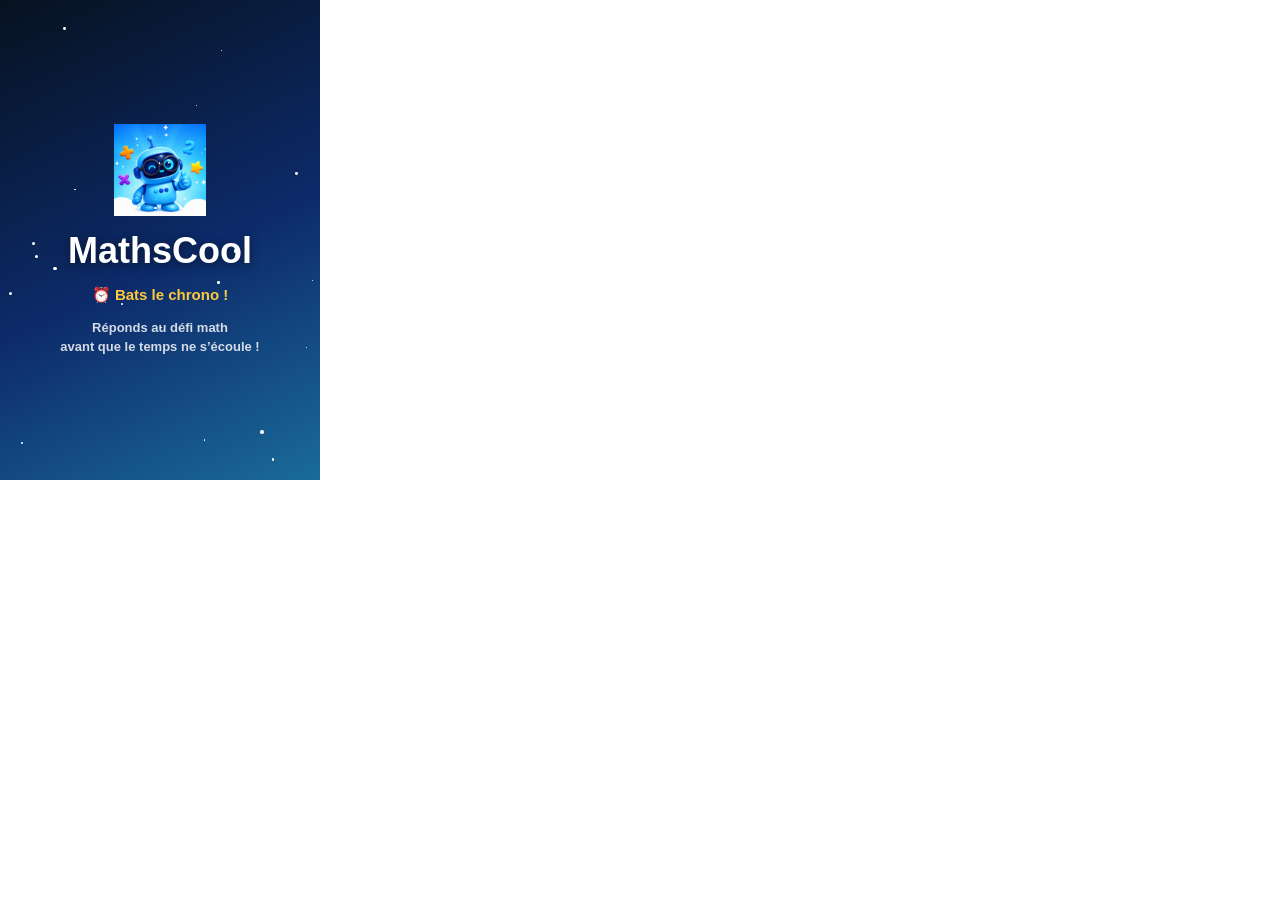
<file: index_countdown_fr.html>
<!DOCTYPE html>
<html lang="fr">
<head>
<meta charset="UTF-8">
<meta name="ad.size" content="width=320,height=480">
<title>MathsCool Countdown 320x480 FR</title>
<style>
* { margin:0; padding:0; box-sizing:border-box; }
html, body {
  width:320px; height:480px; overflow:hidden;
  font-family:'Arial Rounded MT Bold','Trebuchet MS',Arial,sans-serif;
  -webkit-tap-highlight-color:transparent; user-select:none;
}
#ad {
  position:relative; width:320px; height:480px; overflow:hidden;
  background:linear-gradient(155deg, #071220 0%, #0D2B6B 55%, #1A6B9A 100%);
}

/* stars */
.star {
  position:absolute; background:#fff; border-radius:50%; pointer-events:none;
  animation:twk 2s ease-in-out infinite;
}
@keyframes twk { 0%,100%{opacity:.15;transform:scale(1)} 50%{opacity:.9;transform:scale(1.4)} }

/* skip */
#skip {
  position:absolute; top:10px; right:10px; z-index:200;
  background:rgba(0,0,0,.42); color:rgba(255,255,255,.9);
  font-size:10.5px; font-weight:700; padding:5px 11px;
  border-radius:16px; cursor:pointer; opacity:0; pointer-events:none;
  transition:opacity .4s; border:1px solid rgba(255,255,255,.2);
}
#skip.show { opacity:1; pointer-events:all; }

/* scenes */
.sc {
  position:absolute; top:0; left:0; width:320px; height:480px;
  opacity:0; pointer-events:none; transition:opacity .5s;
  display:flex; flex-direction:column; align-items:center; justify-content:center;
}
.sc.on { opacity:1; pointer-events:all; }

/* ══ S0 INTRO ══ */
#s0 { gap:14px; padding:30px 24px; }
#s0Logo {
  width:92px; height:92px; object-fit:contain;
  animation:bnc .85s cubic-bezier(.36,.07,.19,.97) both;
}
@keyframes bnc {
  0%   { transform:translateY(60px) scale(.4); opacity:0; }
  55%  { transform:translateY(-14px) scale(1.1); opacity:1; }
  75%  { transform:translateY(6px) scale(.97); }
  100% { transform:translateY(0) scale(1); opacity:1; }
}
#s0Brand { color:#fff; font-size:36px; font-weight:900; text-shadow:0 2px 10px rgba(0,0,0,.5); animation:fup .6s .35s both; }
#s0Tag   { color:#FFC93C; font-size:15px; font-weight:900; animation:fup .6s .5s both; }
#s0Sub   { color:rgba(255,255,255,.82); font-size:13px; font-weight:700; text-align:center; line-height:1.5; animation:fup .6s .65s both; }
@keyframes fup { from{opacity:0;transform:translateY(20px)} to{opacity:1;transform:translateY(0)} }

/* ══ S1 FEATURE ══ */
#s1 { justify-content:flex-start; }
#s1Img { width:320px; height:330px; object-fit:contain; background:rgba(255,255,255,.04); flex-shrink:0; }
#s1Cap { padding:16px 20px 12px; text-align:center; }
#s1Cap .t1 { color:#FFC93C; font-size:14.5px; font-weight:900; }
#s1Cap .t2 { color:rgba(255,255,255,.78); font-size:12px; font-weight:700; margin-top:5px; }

/* ══ S2 COUNTDOWN QUIZ ══ */
#s2 { gap:14px; padding:18px 18px; }
.topRow { display:flex; align-items:center; gap:10px; width:100%; }
#qRobot { width:56px; height:70px; object-fit:contain; flex-shrink:0; animation:wob 2.5s ease-in-out infinite; }
@keyframes wob { 0%,100%{transform:rotate(0)} 25%{transform:rotate(-5deg) translateY(-3px)} 75%{transform:rotate(5deg) translateY(-3px)} }
.challengeLabel { flex:1; }
.challengeLabel .c1 { color:#FFC93C; font-size:13px; font-weight:900; }
.challengeLabel .c2 { color:rgba(255,255,255,.8); font-size:11px; font-weight:700; margin-top:2px; }

.timerWrap { position:relative; width:72px; height:72px; flex-shrink:0; }
.timerSvg { width:72px; height:72px; transform:rotate(-90deg); }
.tBg  { fill:none; stroke:rgba(255,255,255,.12); stroke-width:6; }
.tArc { fill:none; stroke:#FFC93C; stroke-width:6; stroke-linecap:round; stroke-dasharray:197.9; stroke-dashoffset:0; transition:stroke-dashoffset .1s linear, stroke .3s; }
#tNum { position:absolute; top:50%; left:50%; transform:translate(-50%,-50%); color:#fff; font-size:22px; font-weight:900; }

.qbox { width:100%; background:rgba(255,255,255,.13); border-radius:16px; border:2px solid rgba(255,255,255,.25); padding:14px 10px; text-align:center; }
#qtext { color:#fff; font-size:40px; font-weight:900; letter-spacing:2px; text-shadow:0 2px 6px rgba(0,0,0,.3); }

#agrid { display:grid; grid-template-columns:1fr 1fr 1fr; gap:10px; width:100%; }
.ab {
  background:#FFC93C; color:#0D47A1; font-size:24px; font-weight:900;
  border:none; border-radius:14px; padding:13px 0; cursor:pointer;
  box-shadow:0 4px 0 #b8820a, 0 5px 12px rgba(0,0,0,.22);
  font-family:inherit; -webkit-tap-highlight-color:transparent;
}
.ab:active { transform:translateY(3px); box-shadow:0 1px 0 #b8820a; }
.ab.ok  { background:#43A047; box-shadow:0 4px 0 #2E7D32; color:#fff; pointer-events:none; }
.ab.bad { background:#E53935; box-shadow:0 4px 0 #B71C1C; color:#fff; animation:shk .35s ease; }
@keyframes shk { 0%,100%{transform:translateX(0)} 25%,75%{transform:translateX(-7px)} 50%{transform:translateX(7px)} }

#fb { font-size:14px; font-weight:900; color:#FFC93C; text-align:center; min-height:20px; text-shadow:0 1px 4px rgba(0,0,0,.3); }

.cnf { position:absolute; pointer-events:none; opacity:0; animation:cfall .85s ease-out forwards; }
@keyframes cfall { 0%{opacity:1;transform:translate(0,0) rotate(0) scale(1)} 100%{opacity:0;transform:translate(var(--dx),var(--dy)) rotate(var(--dr)) scale(.3)} }

/* ══ S3 CTA ══ */
#s3 { gap:12px; padding:24px 20px; }
#ctaLogo { width:72px; height:72px; object-fit:contain; }
#ctaBrand { color:#fff; font-size:30px; font-weight:900; text-shadow:0 2px 8px rgba(0,0,0,.4); }
#ctaMas { width:126px; height:126px; object-fit:contain; animation:mbc 1.9s ease-in-out infinite; }
@keyframes mbc { 0%,100%{transform:translateY(0)} 50%{transform:translateY(-9px)} }
#ctaTag { color:rgba(255,255,255,.9); font-size:13px; font-weight:700; text-align:center; line-height:1.5; }
#ctaBtn {
  display:block; width:100%; background:#FFC93C; color:#0D47A1;
  font-size:18px; font-weight:900; text-align:center; border:none;
  border-radius:28px; padding:15px 0; cursor:pointer;
  box-shadow:0 4px 0 #b8820a, 0 6px 20px rgba(0,0,0,.25);
  animation:cpop 1.2s ease-in-out infinite;
  font-family:inherit; text-transform:uppercase; -webkit-tap-highlight-color:transparent;
}
@keyframes cpop { 0%,100%{transform:scale(1)} 50%{transform:scale(1.04)} }
#ctaSub { color:rgba(255,255,255,.55); font-size:10.5px; text-align:center; }
</style>
</head>
<body>
<div id="ad">

  <div id="skip" onclick="goS3()">Passer &#10005;</div>

  <!-- ══ SCENE 0 : INTRO ══ -->
  <div class="sc on" id="s0">
    <img id="s0Logo" src="assets/logoo.png" alt="" loading="lazy">
    <div id="s0Brand">MathsCool</div>
    <div id="s0Tag">&#9200; Bats le chrono&nbsp;!</div>
    <div id="s0Sub">R&eacute;ponds au d&eacute;fi math<br>avant que le temps ne s&rsquo;&eacute;coule&nbsp;!</div>
  </div>

  <!-- ══ SCENE 1 : FEATURE TEASER ══ -->
  <div class="sc" id="s1">
    <img id="s1Img" src="assets/3.png" alt="" loading="lazy">
    <div id="s1Cap">
      <div class="t1">Explore les qu&ecirc;tes &amp; aventures&nbsp;!</div>
      <div class="t2">D&eacute;bloques de nouveaux mondes, niveau par niveau.</div>
    </div>
  </div>

  <!-- ══ SCENE 2 : COUNTDOWN QUIZ ══ -->
  <div class="sc" id="s2">
    <div class="topRow">
      <img id="qRobot" src="assets/logoo.png" alt="" loading="lazy">
      <div class="challengeLabel">
        <div class="c1">&#9200; D&eacute;fi&nbsp;!</div>
        <div class="c2">R&eacute;ponds avant<br>la fin du compte &agrave; rebours&nbsp;!</div>
      </div>
      <div class="timerWrap">
        <svg class="timerSvg" viewBox="0 0 72 72">
          <circle class="tBg"  cx="36" cy="36" r="31.5"/>
          <circle class="tArc" id="tArc" cx="36" cy="36" r="31.5"/>
        </svg>
        <div id="tNum">10</div>
      </div>
    </div>
    <div class="qbox"><div id="qtext">?</div></div>
    <div id="agrid"></div>
    <div id="fb"></div>
  </div>

  <!-- ══ SCENE 3 : CTA ══ -->
  <div class="sc" id="s3">
    <img id="ctaLogo" src="assets/logoo.png" alt="" loading="lazy">
    <div id="ctaBrand">MathsCool</div>
    <img id="ctaMas" src="assets/mas.png" alt="" loading="lazy">
    <div id="ctaTag">
      Explore les qu&ecirc;tes, gagne des r&eacute;compenses<br>
      &amp; ma&icirc;trise les maths&nbsp;!
    </div>
    <button id="ctaBtn" onclick="doClick()">&#9654; Commence l&rsquo;Aventure</button>
    <div id="ctaSub">Gratuit &middot; Google Play</div>
  </div>

</div><!-- #ad -->

<script src="https://tpc.googlesyndication.com/pagead/gadgets/html5/api/exitapi.js"></script>
<script>
var clickTag = "https://play.google.com/store/apps/details?id=com.heyhappy.mathscool";
function doClick() {
  if (typeof ExitApi !== 'undefined') { ExitApi.exit(); }
  else { window.open(clickTag, '_blank'); }
}

function show(id) { document.getElementById(id).classList.add('on'); }
function hide(id) { document.getElementById(id).classList.remove('on'); }

var timers = [];
function T(fn, ms) { var t = setTimeout(fn, ms); timers.push(t); return t; }
function clearAll() { timers.forEach(clearTimeout); timers = []; }

function goS3() {
  clearAll();
  if (cdInterval) { clearInterval(cdInterval); cdInterval = null; }
  hide('s1'); hide('s2');
  show('s3');
}

T(function() { document.getElementById('skip').classList.add('show'); }, 5000);

(function() {
  var ad = document.getElementById('ad');
  for (var i = 0; i < 22; i++) {
    var s = document.createElement('div'); s.className = 'star';
    var sz = 1 + Math.random() * 2.5;
    s.style.cssText = 'width:' + sz + 'px;height:' + sz + 'px;top:' + (Math.random() * 100) + '%;left:' + (Math.random() * 100) + '%;animation-delay:' + (Math.random() * 2) + 's;animation-duration:' + (1.5 + Math.random() * 2) + 's';
    ad.appendChild(s);
  }
})();

T(function() {
  hide('s0'); show('s1');
  T(function() { hide('s1'); show('s2'); startQuiz(); }, 1800);
}, 1800);

var QS = [
  { q: '7 + 5 = ?',      opts: [10, 12, 14], ans: 12 },
  { q: '9 \u2212 4 = ?',  opts: [4, 5, 6],   ans: 5  },
  { q: '3 \xd7 4 = ?',    opts: [10, 12, 14], ans: 12 },
  { q: '6 + 7 = ?',      opts: [12, 13, 14], ans: 13 },
  { q: '15 \u2212 8 = ?', opts: [6, 7, 8],   ans: 7  }
];

var locked = false, cdInterval = null, timeLeft = 10;
var circ = 2 * Math.PI * 31.5;
function shuffle(a) { return a.slice().sort(function() { return Math.random() - .5; }); }

function startQuiz() {
  locked = false; timeLeft = 10;
  document.getElementById('fb').textContent = '';
  var q = QS[Math.floor(Math.random() * QS.length)];
  document.getElementById('qtext').textContent = q.q;
  var g = document.getElementById('agrid'); g.innerHTML = '';
  shuffle(q.opts).forEach(function(v) {
    var b = document.createElement('button');
    b.className = 'ab'; b.textContent = v;
    b.addEventListener('click', function() { pick(b, v, q.ans); });
    g.appendChild(b);
  });
  updateTimer(10);
  cdInterval = setInterval(function() {
    timeLeft--;
    updateTimer(timeLeft);
    if (timeLeft <= 0) {
      clearInterval(cdInterval); cdInterval = null;
      if (!locked) {
        locked = true;
        document.querySelectorAll('.ab').forEach(function(b) { b.style.pointerEvents = 'none'; });
        document.getElementById('fb').textContent = 'Temps \u00e9coul\u00e9\u00a0! Essaie dans l\u2019app\u00a0!';
        T(goS3, 1500);
      }
    }
  }, 1000);
}

function updateTimer(t) {
  document.getElementById('tNum').textContent = t;
  var arc = document.getElementById('tArc');
  arc.style.strokeDashoffset = circ * (1 - t / 10);
  arc.style.stroke = t > 5 ? '#FFC93C' : t > 2 ? '#FF9800' : '#F44336';
}

function pick(btn, val, ans) {
  if (locked) return;
  var fb = document.getElementById('fb');
  if (val === ans) {
    locked = true;
    clearInterval(cdInterval); cdInterval = null;
    btn.classList.add('ok');
    document.querySelectorAll('.ab').forEach(function(b) { b.style.pointerEvents = 'none'; });
    fb.textContent = '\ud83c\udf89 Correct\u00a0! Bravo\u00a0!';
    spawnConfetti();
    T(goS3, 1400);
  } else {
    btn.classList.add('bad');
    fb.textContent = 'Faux\u00a0! Continue\u00a0!';
    T(function() { btn.classList.remove('bad'); fb.textContent = ''; }, 700);
  }
}

function spawnConfetti() {
  var cols = ['#FFC93C','#FF6B6B','#4CAF50','#64B5F6','#CE93D8','#fff'];
  var ad = document.getElementById('ad');
  for (var i = 0; i < 30; i++) {
    (function(i) {
      setTimeout(function() {
        var el = document.createElement('div'); el.className = 'cnf';
        var sz = 7 + Math.random() * 9;
        el.style.cssText = 'background:' + cols[i % cols.length] + ';left:' + (50 + Math.random() * 220) + 'px;top:' + (80 + Math.random() * 200) + 'px;width:' + sz + 'px;height:' + sz + 'px;border-radius:' + (Math.random() > .5 ? '50%' : '3px');
        el.style.setProperty('--dx', ((Math.random() - .5) * 200) + 'px');
        el.style.setProperty('--dy', (50 + Math.random() * 140) + 'px');
        el.style.setProperty('--dr', ((Math.random() * 720) - 360) + 'deg');
        ad.appendChild(el);
        setTimeout(function() { if (el.parentNode) el.parentNode.removeChild(el); }, 900);
      }, i * 35);
    })(i);
  }
}
</script>
</body>
</html>
</file>
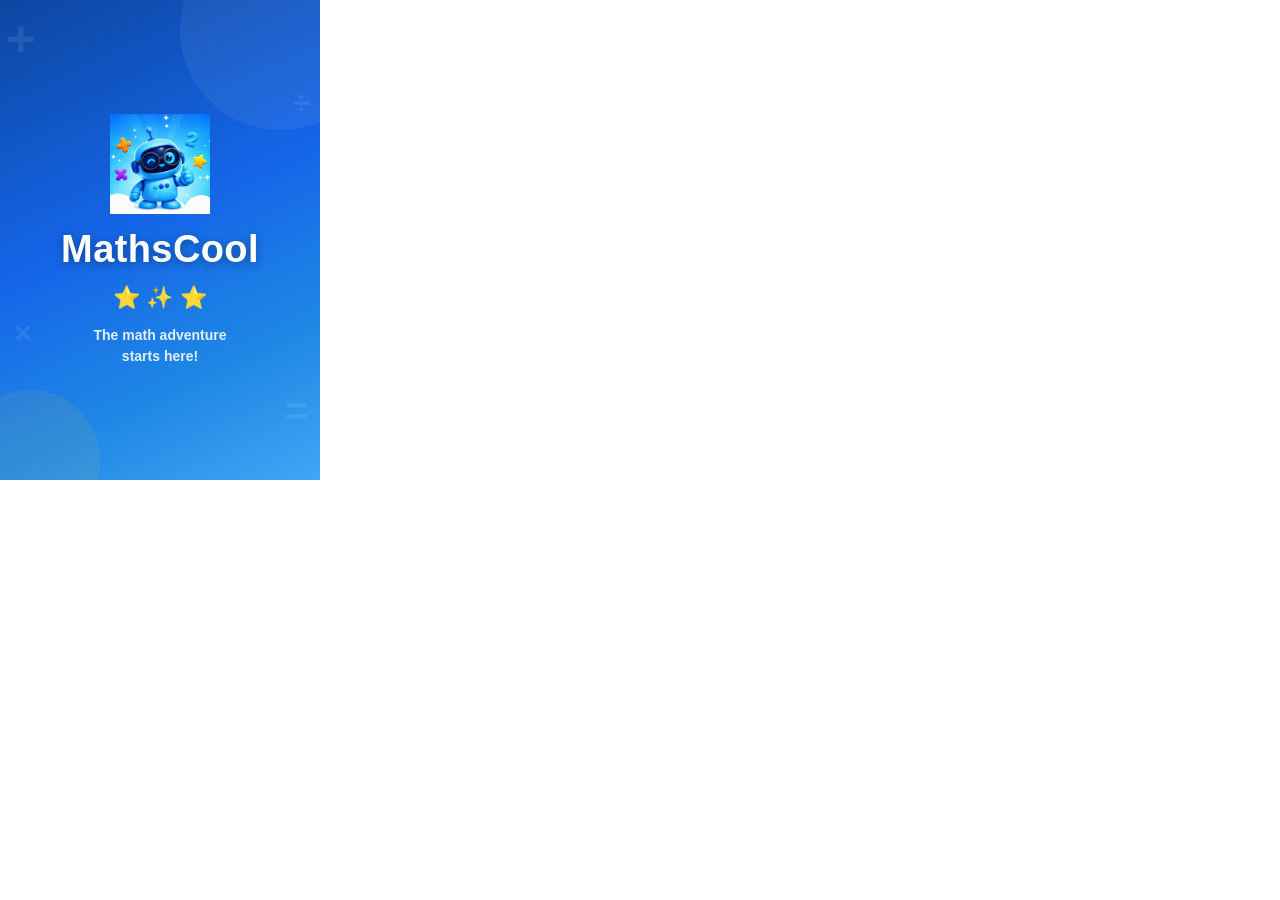
<file: index_en.html>
<!DOCTYPE html>
<html lang="en">
<head>
<meta charset="UTF-8">
<meta name="ad.size" content="width=320,height=480">
<title>MathsCool Interstitial 320x480 — EN</title>
<style>
* { margin:0; padding:0; box-sizing:border-box; }
html, body {
  width:320px; height:480px; overflow:hidden;
  font-family:'Arial Rounded MT Bold','Trebuchet MS',Arial,sans-serif;
  -webkit-tap-highlight-color:transparent;
  user-select:none;
}
#ad {
  position:relative; width:320px; height:480px; overflow:hidden;
  background:linear-gradient(155deg, #0D47A1 0%, #1565E8 45%, #1E88E5 75%, #42A5F5 100%);
}

/* ─── BG DECO ─── */
.orb { position:absolute; border-radius:50%; pointer-events:none; }
.orb.o1 { width:200px; height:200px; background:rgba(255,255,255,.06); top:-70px; right:-60px; }
.orb.o2 { width:140px; height:140px; background:rgba(255,201,60,.08); bottom:-50px; left:-40px; }
.msym { position:absolute; font-weight:900; color:rgba(255,255,255,.09); pointer-events:none; }
.msym.s1 { font-size:50px; top:10px; left:6px; }
.msym.s2 { font-size:32px; top:85px; right:10px; }
.msym.s3 { font-size:30px; bottom:130px; left:14px; }
.msym.s4 { font-size:40px; bottom:46px; right:12px; }

/* ─── SKIP BUTTON ─── */
#skip {
  position:absolute; top:10px; right:10px; z-index:200;
  background:rgba(0,0,0,.4); color:rgba(255,255,255,.9);
  font-size:10.5px; font-weight:700; padding:5px 11px;
  border-radius:16px; cursor:pointer;
  opacity:0; pointer-events:none; transition:opacity .4s;
  border:1px solid rgba(255,255,255,.2);
}
#skip.show { opacity:1; pointer-events:all; }

/* ─── SCENE BASE ─── */
.sc {
  position:absolute; top:0; left:0; width:320px; height:480px;
  opacity:0; pointer-events:none; transition:opacity .5s;
  display:flex; flex-direction:column; align-items:center; justify-content:center;
}
.sc.on { opacity:1; pointer-events:all; }

/* ════════════════════════════════
   SCENE 0 — INTRO
════════════════════════════════ */
#s0 { gap:14px; padding:30px 24px; }

#s0Logo {
  width:100px; height:100px; object-fit:contain;
  animation:bnc .85s cubic-bezier(.36,.07,.19,.97) both;
}
@keyframes bnc {
  0%   { transform:translateY(60px) scale(.4); opacity:0; }
  55%  { transform:translateY(-14px) scale(1.1); opacity:1; }
  75%  { transform:translateY(6px) scale(.97); }
  100% { transform:translateY(0) scale(1); opacity:1; }
}
#s0Brand {
  color:#fff; font-size:38px; font-weight:900; letter-spacing:.4px;
  text-shadow:0 2px 10px rgba(0,0,0,.35);
  animation:fup .6s .35s both;
}
#s0Stars { font-size:22px; animation:fup .6s .5s both; }
#s0Sub {
  color:rgba(255,255,255,.88); font-size:14px; font-weight:700;
  text-align:center; line-height:1.5;
  animation:fup .6s .65s both;
}
@keyframes fup {
  from { opacity:0; transform:translateY(20px); }
  to   { opacity:1; transform:translateY(0); }
}

/* ════════════════════════════════
   SCENE 1 — FEATURE CAROUSEL
════════════════════════════════ */
#s1 { justify-content:flex-start; }

#cvp { width:320px; height:448px; overflow:hidden; flex-shrink:0; }
#ctrk {
  display:flex; width:960px; height:448px;
  transition:transform .45s cubic-bezier(.4,0,.2,1);
}
.csl {
  width:320px; height:448px; flex-shrink:0;
  display:flex; flex-direction:column; align-items:center; justify-content:center;
  gap:14px; padding:20px 16px 8px;
}
.csl img {
  max-width:264px; max-height:324px;
  width:auto; height:auto; object-fit:contain;
  border-radius:16px; box-shadow:0 8px 24px rgba(0,0,0,.3);
}
.cap {
  color:#fff; font-size:13px; font-weight:800;
  text-align:center; line-height:1.35;
  text-shadow:0 1px 4px rgba(0,0,0,.3);
}
#cdots {
  height:32px; display:flex; align-items:center;
  justify-content:center; gap:8px; flex-shrink:0;
}
.dot {
  width:8px; height:8px; border-radius:50%;
  background:rgba(255,255,255,.3);
  transition:background .3s, transform .3s;
}
.dot.on { background:#FFC93C; transform:scale(1.3); }

/* ════════════════════════════════
   SCENE 2 — MINI QUIZ
════════════════════════════════ */
#s2 { gap:18px; padding:22px 18px; }

.qtop { display:flex; align-items:flex-start; gap:10px; width:100%; }
#qbot {
  width:70px; height:86px; object-fit:contain; flex-shrink:0;
  animation:wob 2.8s ease-in-out infinite;
}
@keyframes wob {
  0%,100% { transform:rotate(0); }
  25%     { transform:rotate(-5deg) translateY(-3px); }
  75%     { transform:rotate(5deg) translateY(-3px); }
}
.bbl {
  background:#fff; border-radius:16px 16px 16px 4px;
  padding:12px 14px; flex:1;
  box-shadow:0 3px 12px rgba(0,0,0,.15);
  color:#1565E8; font-size:13px; font-weight:900; line-height:1.3;
}
.qbox {
  width:100%; background:rgba(255,255,255,.14);
  border-radius:16px; border:2px solid rgba(255,255,255,.3);
  padding:16px 10px; text-align:center;
}
#qtext {
  color:#fff; font-size:40px; font-weight:900;
  letter-spacing:1.5px; text-shadow:0 2px 6px rgba(0,0,0,.22);
}
#agrid { display:grid; grid-template-columns:1fr 1fr 1fr; gap:10px; width:100%; }
.ab {
  background:#FFC93C; color:#0D47A1;
  font-size:26px; font-weight:900;
  border:none; border-radius:14px; padding:14px 0; cursor:pointer;
  box-shadow:0 4px 0 #b8820a, 0 6px 14px rgba(0,0,0,.22);
  font-family:inherit; transition:transform .1s;
  -webkit-tap-highlight-color:transparent;
}
.ab:active { transform:translateY(3px); box-shadow:0 1px 0 #b8820a; }
.ab.ok  { background:#43A047; box-shadow:0 4px 0 #2E7D32; color:#fff; pointer-events:none; }
.ab.bad { background:#E53935; box-shadow:0 4px 0 #B71C1C; color:#fff; animation:shk .35s ease; }
@keyframes shk {
  0%,100% { transform:translateX(0); }
  25%,75% { transform:translateX(-7px); }
  50%     { transform:translateX(7px); }
}
#fb {
  font-size:15px; font-weight:900; color:#FFC93C;
  text-align:center; min-height:22px;
  text-shadow:0 1px 4px rgba(0,0,0,.3);
}

/* confetti */
.cnf {
  position:absolute; pointer-events:none; opacity:0; border-radius:2px;
  animation:cfall .85s ease-out forwards;
}
@keyframes cfall {
  0%   { opacity:1; transform:translate(0,0) rotate(0deg) scale(1); }
  100% { opacity:0; transform:translate(var(--dx),var(--dy)) rotate(var(--dr)) scale(.3); }
}

/* ════════════════════════════════
   SCENE 3 — CTA FINAL
════════════════════════════════ */
#s3 { gap:12px; padding:24px 20px; }

#ctaLogo { width:72px; height:72px; object-fit:contain; }
#ctaBrand {
  color:#fff; font-size:30px; font-weight:900;
  text-shadow:0 2px 8px rgba(0,0,0,.3);
}
#ctaMas {
  width:128px; height:128px; object-fit:contain;
  animation:mbc 1.9s ease-in-out infinite;
}
@keyframes mbc {
  0%,100% { transform:translateY(0); }
  50%     { transform:translateY(-9px); }
}
#ctaTag {
  color:rgba(255,255,255,.9); font-size:13px; font-weight:700;
  text-align:center; line-height:1.5;
}
#ctaBtn {
  display:block; width:100%; background:#FFC93C; color:#0D47A1;
  font-size:19px; font-weight:900; text-align:center;
  border:none; border-radius:28px; padding:15px 0; cursor:pointer;
  box-shadow:0 4px 0 #b8820a, 0 6px 20px rgba(0,0,0,.25);
  animation:cpop 1.2s ease-in-out infinite;
  font-family:inherit; text-transform:uppercase; letter-spacing:.3px;
  -webkit-tap-highlight-color:transparent;
}
@keyframes cpop {
  0%,100% { transform:scale(1); }
  50%     { transform:scale(1.04); }
}
#ctaSub { color:rgba(255,255,255,.55); font-size:10.5px; text-align:center; }
</style>
<script src="https://tpc.googlesyndication.com/pagead/gadgets/html5/api/exitapi.js"></script>
</head>
<body>
<div id="ad">

  <!-- BG deco -->
  <div class="orb o1"></div>
  <div class="orb o2"></div>
  <div class="msym s1">+</div>
  <div class="msym s2">&#247;</div>
  <div class="msym s3">&#215;</div>
  <div class="msym s4">=</div>

  <!-- SKIP (appears after 5 s) -->
  <div id="skip" onclick="goS3()">Skip &#10005;</div>

  <!-- ══ SCENE 0 : INTRO ══ -->
  <div class="sc on" id="s0">
    <img id="s0Logo" src="assets/logoo.png" alt="">
    <div id="s0Brand">MathsCool</div>
    <div id="s0Stars">&#11088; &#10024; &#11088;</div>
    <div id="s0Sub">The math adventure<br>starts here!</div>
  </div>

  <!-- ══ SCENE 1 : FEATURE CAROUSEL ══ -->
  <div class="sc" id="s1">
    <div id="cvp">
      <div id="ctrk">
        <div class="csl">
          <img src="assets/1.png" alt="" loading="lazy">
          <div class="cap">Learn math through play</div>
        </div>
        <div class="csl">
          <img src="assets/4.png" alt="" loading="lazy">
          <div class="cap">Hands-on math experience</div>
        </div>
        <div class="csl">
          <img src="assets/5.png" alt="" loading="lazy">
          <div class="cap">An awesome AI teacher!</div>
        </div>
      </div>
    </div>
    <div id="cdots">
      <div class="dot on"></div>
      <div class="dot"></div>
      <div class="dot"></div>
    </div>
  </div>

  <!-- ══ SCENE 2 : MINI QUIZ ══ -->
  <div class="sc" id="s2">
    <div class="qtop">
      <img id="qbot" src="assets/logoo.png" alt="" loading="lazy">
      <div class="bbl">Can you solve this?</div>
    </div>
    <div class="qbox"><div id="qtext">?</div></div>
    <div id="agrid"></div>
    <div id="fb"></div>
  </div>

  <!-- ══ SCENE 3 : CTA ══ -->
  <div class="sc" id="s3">
    <img id="ctaLogo" src="assets/logoo.png" alt="" loading="lazy">
    <div id="ctaBrand">MathsCool</div>
    <img id="ctaMas" src="assets/mas.png" alt="" loading="lazy">
    <div id="ctaTag">
      Join thousands of kids<br>
      learning math through<br>
      fun &amp; adventure!
    </div>
    <button id="ctaBtn" onclick="doClick()">&#9654; Play Now</button>
    <div id="ctaSub">Free &middot; Google Play</div>
  </div>

</div><!-- #ad -->

<script>
var clickTag = "https://play.google.com/store/apps/details?id=com.heyhappy.mathscool";
function doClick() {
  if (typeof ExitApi !== 'undefined') { ExitApi.exit(); }
  else { window.open(clickTag, '_blank'); }
}

function show(id) { document.getElementById(id).classList.add('on'); }
function hide(id) { document.getElementById(id).classList.remove('on'); }
function goS3()   { hide('s2'); show('s3'); }

// Skip visible after 5 s
setTimeout(function() {
  document.getElementById('skip').classList.add('show');
}, 5000);

// Scene 0 → Scene 1 after 1.9 s
setTimeout(function() {
  hide('s0');
  show('s1');
  startCarousel();
}, 1900);

// ─── Carousel ────────────────────────────
var ci = 0;
var dots = document.querySelectorAll('.dot');
var ctimer;

function startCarousel() {
  ci = 0;
  syncCarousel();
  ctimer = setInterval(function() {
    ci++;
    if (ci >= 3) {
      clearInterval(ctimer);
      hide('s1');
      show('s2');
      startQuiz();
      return;
    }
    syncCarousel();
  }, 1500);
}

function syncCarousel() {
  document.getElementById('ctrk').style.transform = 'translateX(-' + (ci * 320) + 'px)';
  dots.forEach(function(d, i) { d.classList.toggle('on', i === ci); });
}

// ─── Quiz ────────────────────────────────
var QS = [
  { q: '7 + 5 = ?',     opts: [10, 12, 14], ans: 12 },
  { q: '9 \u2212 4 = ?', opts: [4, 5, 6],   ans: 5  },
  { q: '3 \xd7 4 = ?',   opts: [10, 12, 14], ans: 12 },
  { q: '6 + 7 = ?',     opts: [12, 13, 14], ans: 13 },
  { q: '15 \u2212 8 = ?', opts: [6, 7, 8],  ans: 7  }
];

var tries = 0, locked = false, qtimer;

function shuffle(a) { return a.slice().sort(function() { return Math.random() - .5; }); }

function startQuiz() {
  tries = 0; locked = false;
  document.getElementById('fb').textContent = '';
  var q = QS[Math.floor(Math.random() * QS.length)];
  document.getElementById('qtext').textContent = q.q;
  var grid = document.getElementById('agrid');
  grid.innerHTML = '';
  shuffle(q.opts).forEach(function(v) {
    var b = document.createElement('button');
    b.className = 'ab';
    b.textContent = v;
    b.addEventListener('click', function() { pick(b, v, q.ans); });
    grid.appendChild(b);
  });
  qtimer = setTimeout(function() { if (!locked) goS3(); }, 6000);
}

function pick(btn, val, ans) {
  if (locked) return;
  clearTimeout(qtimer);
  var fb = document.getElementById('fb');
  if (val === ans) {
    locked = true;
    btn.classList.add('ok');
    document.querySelectorAll('.ab').forEach(function(b) { b.style.pointerEvents = 'none'; });
    fb.textContent = '\ud83c\udf89 Excellent! Well done!';
    spawnConfetti();
    setTimeout(goS3, 1400);
  } else {
    tries++;
    btn.classList.add('bad');
    if (tries >= 2) {
      locked = true;
      document.querySelectorAll('.ab').forEach(function(b) {
        b.style.pointerEvents = 'none';
        if (+b.textContent === ans) b.classList.add('ok');
      });
      fb.textContent = 'Try again in the app!';
      setTimeout(goS3, 1700);
    } else {
      fb.textContent = 'Try again!';
      setTimeout(function() { btn.classList.remove('bad'); fb.textContent = ''; }, 700);
    }
  }
}

// ─── Confetti ────────────────────────────
function spawnConfetti() {
  var cols = ['#FFC93C', '#FF6B6B', '#4CAF50', '#64B5F6', '#CE93D8', '#fff', '#FFEB3B'];
  var ad = document.getElementById('ad');
  for (var i = 0; i < 34; i++) {
    (function(i) {
      setTimeout(function() {
        var el = document.createElement('div');
        el.className = 'cnf';
        var size = 7 + Math.random() * 9;
        el.style.cssText = [
          'background:' + cols[i % cols.length],
          'left:' + (50 + Math.random() * 220) + 'px',
          'top:' + (80 + Math.random() * 200) + 'px',
          'width:' + size + 'px',
          'height:' + size + 'px',
          'border-radius:' + (Math.random() > .5 ? '50%' : '3px')
        ].join(';');
        el.style.setProperty('--dx', ((Math.random() - .5) * 200) + 'px');
        el.style.setProperty('--dy', (50 + Math.random() * 140) + 'px');
        el.style.setProperty('--dr', ((Math.random() * 720) - 360) + 'deg');
        ad.appendChild(el);
        setTimeout(function() { if (el.parentNode) el.parentNode.removeChild(el); }, 900);
      }, i * 32);
    })(i);
  }
}
</script>
</body>
</html>
</file>
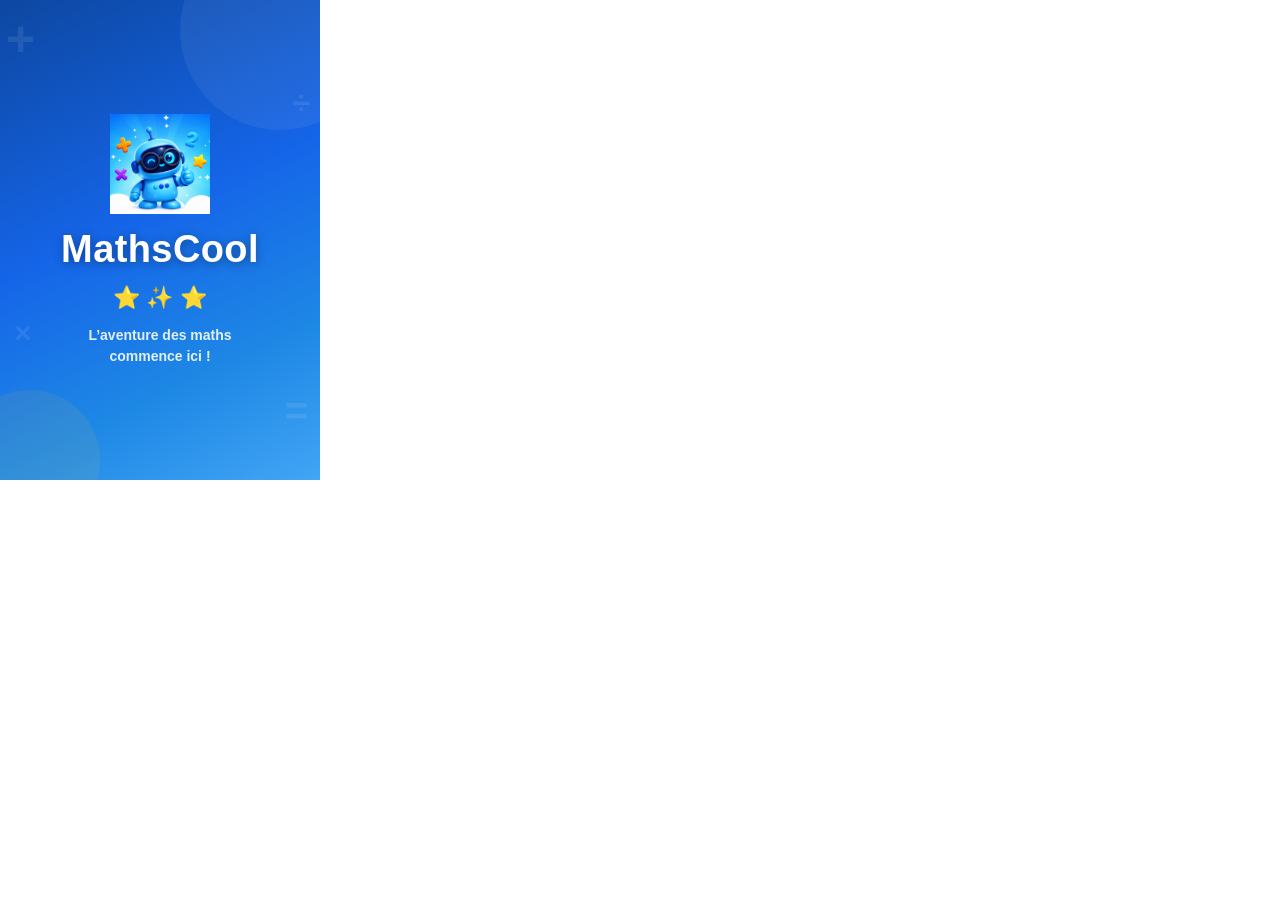
<file: index_fr.html>
<!DOCTYPE html>
<html lang="fr">
<head>
<meta charset="UTF-8">
<meta name="ad.size" content="width=320,height=480">
<title>MathsCool Interstitiel 320x480 — FR</title>
<style>
* { margin:0; padding:0; box-sizing:border-box; }
html, body {
  width:320px; height:480px; overflow:hidden;
  font-family:'Arial Rounded MT Bold','Trebuchet MS',Arial,sans-serif;
  -webkit-tap-highlight-color:transparent;
  user-select:none;
}
#ad {
  position:relative; width:320px; height:480px; overflow:hidden;
  background:linear-gradient(155deg, #0D47A1 0%, #1565E8 45%, #1E88E5 75%, #42A5F5 100%);
}

/* ─── BG DECO ─── */
.orb { position:absolute; border-radius:50%; pointer-events:none; }
.orb.o1 { width:200px; height:200px; background:rgba(255,255,255,.06); top:-70px; right:-60px; }
.orb.o2 { width:140px; height:140px; background:rgba(255,201,60,.08); bottom:-50px; left:-40px; }
.msym { position:absolute; font-weight:900; color:rgba(255,255,255,.09); pointer-events:none; }
.msym.s1 { font-size:50px; top:10px; left:6px; }
.msym.s2 { font-size:32px; top:85px; right:10px; }
.msym.s3 { font-size:30px; bottom:130px; left:14px; }
.msym.s4 { font-size:40px; bottom:46px; right:12px; }

/* ─── SKIP BUTTON ─── */
#skip {
  position:absolute; top:10px; right:10px; z-index:200;
  background:rgba(0,0,0,.4); color:rgba(255,255,255,.9);
  font-size:10.5px; font-weight:700; padding:5px 11px;
  border-radius:16px; cursor:pointer;
  opacity:0; pointer-events:none; transition:opacity .4s;
  border:1px solid rgba(255,255,255,.2);
}
#skip.show { opacity:1; pointer-events:all; }

/* ─── SCENE BASE ─── */
.sc {
  position:absolute; top:0; left:0; width:320px; height:480px;
  opacity:0; pointer-events:none; transition:opacity .5s;
  display:flex; flex-direction:column; align-items:center; justify-content:center;
}
.sc.on { opacity:1; pointer-events:all; }

/* ════════════════════════════════
   SCENE 0 — INTRO
════════════════════════════════ */
#s0 { gap:14px; padding:30px 24px; }

#s0Logo {
  width:100px; height:100px; object-fit:contain;
  animation:bnc .85s cubic-bezier(.36,.07,.19,.97) both;
}
@keyframes bnc {
  0%   { transform:translateY(60px) scale(.4); opacity:0; }
  55%  { transform:translateY(-14px) scale(1.1); opacity:1; }
  75%  { transform:translateY(6px) scale(.97); }
  100% { transform:translateY(0) scale(1); opacity:1; }
}
#s0Brand {
  color:#fff; font-size:38px; font-weight:900; letter-spacing:.4px;
  text-shadow:0 2px 10px rgba(0,0,0,.35);
  animation:fup .6s .35s both;
}
#s0Stars { font-size:22px; animation:fup .6s .5s both; }
#s0Sub {
  color:rgba(255,255,255,.88); font-size:14px; font-weight:700;
  text-align:center; line-height:1.5;
  animation:fup .6s .65s both;
}
@keyframes fup {
  from { opacity:0; transform:translateY(20px); }
  to   { opacity:1; transform:translateY(0); }
}

/* ════════════════════════════════
   SCENE 1 — CAROUSEL DE FEATURES
════════════════════════════════ */
#s1 { justify-content:flex-start; }

#cvp { width:320px; height:448px; overflow:hidden; flex-shrink:0; }
#ctrk {
  display:flex; width:960px; height:448px;
  transition:transform .45s cubic-bezier(.4,0,.2,1);
}
.csl {
  width:320px; height:448px; flex-shrink:0;
  display:flex; flex-direction:column; align-items:center; justify-content:center;
  gap:14px; padding:20px 16px 8px;
}
.csl img {
  max-width:264px; max-height:324px;
  width:auto; height:auto; object-fit:contain;
  border-radius:16px; box-shadow:0 8px 24px rgba(0,0,0,.3);
}
.cap {
  color:#fff; font-size:13px; font-weight:800;
  text-align:center; line-height:1.35;
  text-shadow:0 1px 4px rgba(0,0,0,.3);
}
#cdots {
  height:32px; display:flex; align-items:center;
  justify-content:center; gap:8px; flex-shrink:0;
}
.dot {
  width:8px; height:8px; border-radius:50%;
  background:rgba(255,255,255,.3);
  transition:background .3s, transform .3s;
}
.dot.on { background:#FFC93C; transform:scale(1.3); }

/* ════════════════════════════════
   SCENE 2 — MINI QUIZ
════════════════════════════════ */
#s2 { gap:18px; padding:22px 18px; }

.qtop { display:flex; align-items:flex-start; gap:10px; width:100%; }
#qbot {
  width:70px; height:86px; object-fit:contain; flex-shrink:0;
  animation:wob 2.8s ease-in-out infinite;
}
@keyframes wob {
  0%,100% { transform:rotate(0); }
  25%     { transform:rotate(-5deg) translateY(-3px); }
  75%     { transform:rotate(5deg) translateY(-3px); }
}
.bbl {
  background:#fff; border-radius:16px 16px 16px 4px;
  padding:12px 14px; flex:1;
  box-shadow:0 3px 12px rgba(0,0,0,.15);
  color:#1565E8; font-size:13px; font-weight:900; line-height:1.3;
}
.qbox {
  width:100%; background:rgba(255,255,255,.14);
  border-radius:16px; border:2px solid rgba(255,255,255,.3);
  padding:16px 10px; text-align:center;
}
#qtext {
  color:#fff; font-size:40px; font-weight:900;
  letter-spacing:1.5px; text-shadow:0 2px 6px rgba(0,0,0,.22);
}
#agrid { display:grid; grid-template-columns:1fr 1fr 1fr; gap:10px; width:100%; }
.ab {
  background:#FFC93C; color:#0D47A1;
  font-size:26px; font-weight:900;
  border:none; border-radius:14px; padding:14px 0; cursor:pointer;
  box-shadow:0 4px 0 #b8820a, 0 6px 14px rgba(0,0,0,.22);
  font-family:inherit; transition:transform .1s;
  -webkit-tap-highlight-color:transparent;
}
.ab:active { transform:translateY(3px); box-shadow:0 1px 0 #b8820a; }
.ab.ok  { background:#43A047; box-shadow:0 4px 0 #2E7D32; color:#fff; pointer-events:none; }
.ab.bad { background:#E53935; box-shadow:0 4px 0 #B71C1C; color:#fff; animation:shk .35s ease; }
@keyframes shk {
  0%,100% { transform:translateX(0); }
  25%,75% { transform:translateX(-7px); }
  50%     { transform:translateX(7px); }
}
#fb {
  font-size:15px; font-weight:900; color:#FFC93C;
  text-align:center; min-height:22px;
  text-shadow:0 1px 4px rgba(0,0,0,.3);
}

/* confetti */
.cnf {
  position:absolute; pointer-events:none; opacity:0; border-radius:2px;
  animation:cfall .85s ease-out forwards;
}
@keyframes cfall {
  0%   { opacity:1; transform:translate(0,0) rotate(0deg) scale(1); }
  100% { opacity:0; transform:translate(var(--dx),var(--dy)) rotate(var(--dr)) scale(.3); }
}

/* ════════════════════════════════
   SCENE 3 — CTA FINAL
════════════════════════════════ */
#s3 { gap:12px; padding:24px 20px; }

#ctaLogo { width:72px; height:72px; object-fit:contain; }
#ctaBrand {
  color:#fff; font-size:30px; font-weight:900;
  text-shadow:0 2px 8px rgba(0,0,0,.3);
}
#ctaMas {
  width:128px; height:128px; object-fit:contain;
  animation:mbc 1.9s ease-in-out infinite;
}
@keyframes mbc {
  0%,100% { transform:translateY(0); }
  50%     { transform:translateY(-9px); }
}
#ctaTag {
  color:rgba(255,255,255,.9); font-size:13px; font-weight:700;
  text-align:center; line-height:1.5;
}
#ctaBtn {
  display:block; width:100%; background:#FFC93C; color:#0D47A1;
  font-size:19px; font-weight:900; text-align:center;
  border:none; border-radius:28px; padding:15px 0; cursor:pointer;
  box-shadow:0 4px 0 #b8820a, 0 6px 20px rgba(0,0,0,.25);
  animation:cpop 1.2s ease-in-out infinite;
  font-family:inherit; text-transform:uppercase; letter-spacing:.3px;
  -webkit-tap-highlight-color:transparent;
}
@keyframes cpop {
  0%,100% { transform:scale(1); }
  50%     { transform:scale(1.04); }
}
#ctaSub { color:rgba(255,255,255,.55); font-size:10.5px; text-align:center; }
</style>
<script src="https://tpc.googlesyndication.com/pagead/gadgets/html5/api/exitapi.js"></script>
</head>
<body>
<div id="ad">

  <!-- BG deco -->
  <div class="orb o1"></div>
  <div class="orb o2"></div>
  <div class="msym s1">+</div>
  <div class="msym s2">&#247;</div>
  <div class="msym s3">&#215;</div>
  <div class="msym s4">=</div>

  <!-- SKIP (visible après 5 s) -->
  <div id="skip" onclick="goS3()">Passer &#10005;</div>

  <!-- ══ SCENE 0 : INTRO ══ -->
  <div class="sc on" id="s0">
    <img id="s0Logo" src="assets/logoo.png" alt="">
    <div id="s0Brand">MathsCool</div>
    <div id="s0Stars">&#11088; &#10024; &#11088;</div>
    <div id="s0Sub">L&rsquo;aventure des maths<br>commence ici&nbsp;!</div>
  </div>

  <!-- ══ SCENE 1 : CAROUSEL DE FEATURES ══ -->
  <div class="sc" id="s1">
    <div id="cvp">
      <div id="ctrk">
        <div class="csl">
          <img src="assets/1.png" alt="" loading="lazy">
          <div class="cap">Apprends les maths en jouant</div>
        </div>
        <div class="csl">
          <img src="assets/4.png" alt="" loading="lazy">
          <div class="cap">Des maths concrètes &amp; interactives</div>
        </div>
        <div class="csl">
          <img src="assets/5.png" alt="" loading="lazy">
          <div class="cap">Un super prof IA&nbsp;!</div>
        </div>
      </div>
    </div>
    <div id="cdots">
      <div class="dot on"></div>
      <div class="dot"></div>
      <div class="dot"></div>
    </div>
  </div>

  <!-- ══ SCENE 2 : MINI QUIZ ══ -->
  <div class="sc" id="s2">
    <div class="qtop">
      <img id="qbot" src="assets/logoo.png" alt="" loading="lazy">
      <div class="bbl">Peux-tu r&eacute;soudre &ccedil;a&nbsp;?</div>
    </div>
    <div class="qbox"><div id="qtext">?</div></div>
    <div id="agrid"></div>
    <div id="fb"></div>
  </div>

  <!-- ══ SCENE 3 : CTA ══ -->
  <div class="sc" id="s3">
    <img id="ctaLogo" src="assets/logoo.png" alt="" loading="lazy">
    <div id="ctaBrand">MathsCool</div>
    <img id="ctaMas" src="assets/mas.png" alt="" loading="lazy">
    <div id="ctaTag">
      Rejoins des milliers d&rsquo;enfants<br>
      qui apprennent les maths<br>
      en s&rsquo;amusant&nbsp;!
    </div>
    <button id="ctaBtn" onclick="doClick()">&#9654; Jouer Maintenant</button>
    <div id="ctaSub">Gratuit &middot; Google Play</div>
  </div>

</div><!-- #ad -->

<script>
var clickTag = "https://play.google.com/store/apps/details?id=com.heyhappy.mathscool";
function doClick() {
  if (typeof ExitApi !== 'undefined') { ExitApi.exit(); }
  else { window.open(clickTag, '_blank'); }
}

function show(id) { document.getElementById(id).classList.add('on'); }
function hide(id) { document.getElementById(id).classList.remove('on'); }
function goS3()   { hide('s2'); show('s3'); }

// Passer visible après 5 s
setTimeout(function() {
  document.getElementById('skip').classList.add('show');
}, 5000);

// Scène 0 → Scène 1 après 1.9 s
setTimeout(function() {
  hide('s0');
  show('s1');
  startCarousel();
}, 1900);

// ─── Carousel ────────────────────────────
var ci = 0;
var dots = document.querySelectorAll('.dot');
var ctimer;

function startCarousel() {
  ci = 0;
  syncCarousel();
  ctimer = setInterval(function() {
    ci++;
    if (ci >= 3) {
      clearInterval(ctimer);
      hide('s1');
      show('s2');
      startQuiz();
      return;
    }
    syncCarousel();
  }, 1500);
}

function syncCarousel() {
  document.getElementById('ctrk').style.transform = 'translateX(-' + (ci * 320) + 'px)';
  dots.forEach(function(d, i) { d.classList.toggle('on', i === ci); });
}

// ─── Quiz ────────────────────────────────
var QS = [
  { q: '7 + 5 = ?',      opts: [10, 12, 14], ans: 12 },
  { q: '9 \u2212 4 = ?',  opts: [4, 5, 6],   ans: 5  },
  { q: '3 \xd7 4 = ?',    opts: [10, 12, 14], ans: 12 },
  { q: '6 + 7 = ?',      opts: [12, 13, 14], ans: 13 },
  { q: '15 \u2212 8 = ?', opts: [6, 7, 8],   ans: 7  }
];

var tries = 0, locked = false, qtimer;

function shuffle(a) { return a.slice().sort(function() { return Math.random() - .5; }); }

function startQuiz() {
  tries = 0; locked = false;
  document.getElementById('fb').textContent = '';
  var q = QS[Math.floor(Math.random() * QS.length)];
  document.getElementById('qtext').textContent = q.q;
  var grid = document.getElementById('agrid');
  grid.innerHTML = '';
  shuffle(q.opts).forEach(function(v) {
    var b = document.createElement('button');
    b.className = 'ab';
    b.textContent = v;
    b.addEventListener('click', function() { pick(b, v, q.ans); });
    grid.appendChild(b);
  });
  // Avance auto si pas d'interaction pendant 6 s
  qtimer = setTimeout(function() { if (!locked) goS3(); }, 6000);
}

function pick(btn, val, ans) {
  if (locked) return;
  clearTimeout(qtimer);
  var fb = document.getElementById('fb');
  if (val === ans) {
    locked = true;
    btn.classList.add('ok');
    document.querySelectorAll('.ab').forEach(function(b) { b.style.pointerEvents = 'none'; });
    fb.textContent = '\ud83c\udf89 Excellent\u00a0! Bravo\u00a0!';
    spawnConfetti();
    setTimeout(goS3, 1400);
  } else {
    tries++;
    btn.classList.add('bad');
    if (tries >= 2) {
      locked = true;
      document.querySelectorAll('.ab').forEach(function(b) {
        b.style.pointerEvents = 'none';
        if (+b.textContent === ans) b.classList.add('ok');
      });
      fb.textContent = 'R\u00e9essaie dans l\u2019app\u00a0!';
      setTimeout(goS3, 1700);
    } else {
      fb.textContent = 'R\u00e9essaie\u00a0!';
      setTimeout(function() { btn.classList.remove('bad'); fb.textContent = ''; }, 700);
    }
  }
}

// ─── Confetti ────────────────────────────
function spawnConfetti() {
  var cols = ['#FFC93C', '#FF6B6B', '#4CAF50', '#64B5F6', '#CE93D8', '#fff', '#FFEB3B'];
  var ad = document.getElementById('ad');
  for (var i = 0; i < 34; i++) {
    (function(i) {
      setTimeout(function() {
        var el = document.createElement('div');
        el.className = 'cnf';
        var size = 7 + Math.random() * 9;
        el.style.cssText = [
          'background:' + cols[i % cols.length],
          'left:' + (50 + Math.random() * 220) + 'px',
          'top:' + (80 + Math.random() * 200) + 'px',
          'width:' + size + 'px',
          'height:' + size + 'px',
          'border-radius:' + (Math.random() > .5 ? '50%' : '3px')
        ].join(';');
        el.style.setProperty('--dx', ((Math.random() - .5) * 200) + 'px');
        el.style.setProperty('--dy', (50 + Math.random() * 140) + 'px');
        el.style.setProperty('--dr', ((Math.random() * 720) - 360) + 'deg');
        ad.appendChild(el);
        setTimeout(function() { if (el.parentNode) el.parentNode.removeChild(el); }, 900);
      }, i * 32);
    })(i);
  }
}
</script>
</body>
</html>
</file>
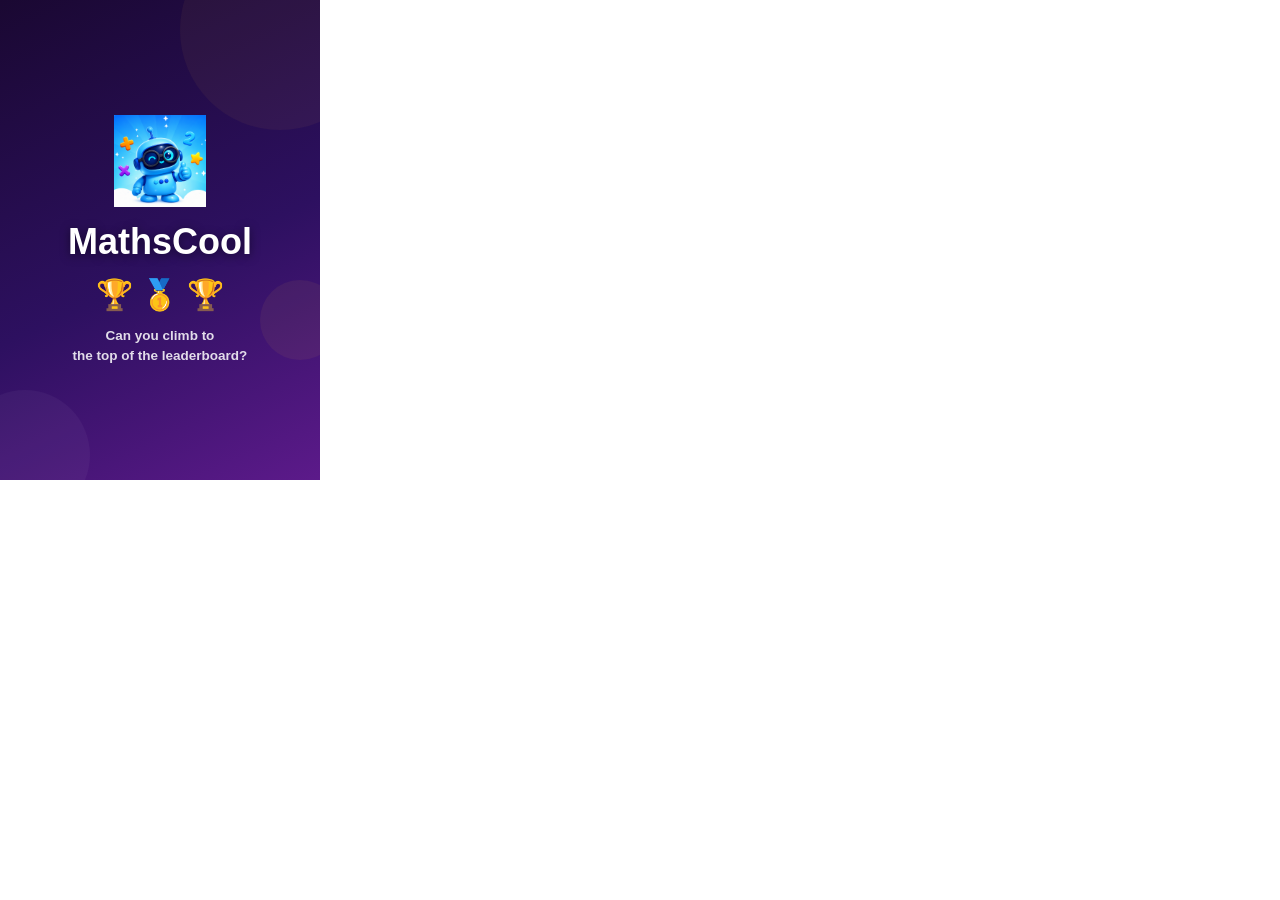
<file: index_scratch_en.html>
<!DOCTYPE html>
<html lang="en">
<head>
<meta charset="UTF-8">
<meta name="ad.size" content="width=320,height=480">
<title>MathsCool Scratch Card 320x480 EN</title>
<style>
* { margin:0; padding:0; box-sizing:border-box; }
html, body {
  width:320px; height:480px; overflow:hidden;
  font-family:'Arial Rounded MT Bold','Trebuchet MS',Arial,sans-serif;
  -webkit-tap-highlight-color:transparent; user-select:none;
}
#ad {
  position:relative; width:320px; height:480px; overflow:hidden;
  background:linear-gradient(155deg, #1A0832 0%, #2D1060 55%, #5C1A8A 100%);
}

/* bg orbs */
.orb { position:absolute; border-radius:50%; pointer-events:none; }
.orb.o1 { width:200px; height:200px; background:rgba(255,201,60,.05); top:-70px; right:-60px; }
.orb.o2 { width:130px; height:130px; background:rgba(255,255,255,.04); bottom:-40px; left:-40px; }
.orb.o3 { width:80px; height:80px; background:rgba(255,201,60,.06); bottom:120px; right:-20px; }

/* skip */
#skip {
  position:absolute; top:10px; right:10px; z-index:200;
  background:rgba(0,0,0,.42); color:rgba(255,255,255,.9);
  font-size:10.5px; font-weight:700; padding:5px 11px;
  border-radius:16px; cursor:pointer; opacity:0; pointer-events:none;
  transition:opacity .4s; border:1px solid rgba(255,255,255,.2);
}
#skip.show { opacity:1; pointer-events:all; }

/* scenes */
.sc {
  position:absolute; top:0; left:0; width:320px; height:480px;
  opacity:0; pointer-events:none; transition:opacity .5s;
  display:flex; flex-direction:column; align-items:center; justify-content:center;
}
.sc.on { opacity:1; pointer-events:all; }

/* ══ S0 INTRO ══ */
#s0 { gap:14px; padding:30px 24px; }
#s0Logo {
  width:92px; height:92px; object-fit:contain;
  animation:bnc .85s cubic-bezier(.36,.07,.19,.97) both;
}
@keyframes bnc {
  0%   { transform:translateY(60px) scale(.4); opacity:0; }
  55%  { transform:translateY(-14px) scale(1.1); opacity:1; }
  75%  { transform:translateY(6px) scale(.97); }
  100% { transform:translateY(0) scale(1); opacity:1; }
}
#s0Brand { color:#fff; font-size:36px; font-weight:900; text-shadow:0 2px 10px rgba(0,0,0,.5); animation:fup .6s .35s both; }
#s0Icons { font-size:30px; animation:fup .6s .5s both; }
#s0Sub   { color:rgba(255,255,255,.85); font-size:13.5px; font-weight:700; text-align:center; line-height:1.45; animation:fup .6s .65s both; }
@keyframes fup { from{opacity:0;transform:translateY(20px)} to{opacity:1;transform:translateY(0)} }

/* ══ S1 FEATURE ══ */
#s1 { justify-content:flex-start; }
#s1Img { width:320px; height:330px; object-fit:contain; background:rgba(255,255,255,.03); flex-shrink:0; }
#s1Cap { padding:16px 20px 12px; text-align:center; }
#s1Cap .t1 { color:#FFC93C; font-size:14.5px; font-weight:900; }
#s1Cap .t2 { color:rgba(255,255,255,.78); font-size:12px; font-weight:700; margin-top:5px; }

/* ══ S2 SCRATCH CARD ══ */
#s2 { gap:14px; padding:20px 18px; }
.scrLabel { color:#FFC93C; font-size:15px; font-weight:900; text-align:center; }
.scrSub   { color:rgba(255,255,255,.75); font-size:12px; font-weight:700; text-align:center; }

#scratchCard {
  position:relative; width:284px; height:184px;
  border-radius:20px; overflow:hidden;
  box-shadow:0 8px 28px rgba(0,0,0,.45), 0 0 0 3px rgba(255,201,60,.3);
  flex-shrink:0;
}
/* Reward layer (underneath) */
#scratchReward {
  position:absolute; top:0; left:0; width:100%; height:100%;
  background:linear-gradient(135deg, #FFD54F 0%, #FF8F00 100%);
  display:flex; flex-direction:column; align-items:center; justify-content:center; gap:7px; padding:16px;
}
#scratchReward img { width:52px; height:52px; object-fit:contain; }
#scratchReward .prize1 { color:#0D47A1; font-size:20px; font-weight:900; text-align:center; line-height:1.1; }
#scratchReward .prize2 { color:#0D47A1; font-size:12px; font-weight:800; text-align:center; }
/* Canvas overlay */
#scratchCanvas {
  position:absolute; top:0; left:0; width:100%; height:100%;
  cursor:crosshair; touch-action:none; border-radius:20px;
}

/* Progress bar */
.progWrap { width:284px; background:rgba(255,255,255,.14); border-radius:8px; height:9px; overflow:hidden; }
#progBar  { height:100%; background:linear-gradient(90deg, #FFC93C, #FF8F00); border-radius:8px; width:0%; transition:width .1s; }
#scrHint  { color:rgba(255,255,255,.65); font-size:11.5px; font-weight:700; text-align:center; min-height:18px; }

/* ══ S3 CTA ══ */
#s3 { gap:12px; padding:24px 20px; }
#ctaLogo { width:72px; height:72px; object-fit:contain; }
#ctaBrand { color:#fff; font-size:30px; font-weight:900; text-shadow:0 2px 8px rgba(0,0,0,.4); }
#ctaMas { width:126px; height:126px; object-fit:contain; animation:mbc 1.9s ease-in-out infinite; }
@keyframes mbc { 0%,100%{transform:translateY(0)} 50%{transform:translateY(-9px)} }
#ctaTag { color:rgba(255,255,255,.9); font-size:13px; font-weight:700; text-align:center; line-height:1.5; }
#ctaBtn {
  display:block; width:100%; background:#FFC93C; color:#0D47A1;
  font-size:18px; font-weight:900; text-align:center; border:none;
  border-radius:28px; padding:15px 0; cursor:pointer;
  box-shadow:0 4px 0 #b8820a, 0 6px 20px rgba(0,0,0,.25);
  animation:cpop 1.2s ease-in-out infinite;
  font-family:inherit; text-transform:uppercase; -webkit-tap-highlight-color:transparent;
}
@keyframes cpop { 0%,100%{transform:scale(1)} 50%{transform:scale(1.04)} }
#ctaSub { color:rgba(255,255,255,.55); font-size:10.5px; text-align:center; }
</style>
</head>
<body>
<div id="ad">

  <div class="orb o1"></div>
  <div class="orb o2"></div>
  <div class="orb o3"></div>
  <div id="skip" onclick="goS3()">Skip &#10005;</div>

  <!-- ══ SCENE 0 : INTRO ══ -->
  <div class="sc on" id="s0">
    <img id="s0Logo" src="assets/logoo.png" alt="" loading="lazy">
    <div id="s0Brand">MathsCool</div>
    <div id="s0Icons">&#127942; &#129351; &#127942;</div>
    <div id="s0Sub">Can you climb to<br>the top of the leaderboard?</div>
  </div>

  <!-- ══ SCENE 1 : FEATURE TEASER ══ -->
  <div class="sc" id="s1">
    <img id="s1Img" src="assets/6.png" alt="" loading="lazy">
    <div id="s1Cap">
      <div class="t1">Become the #1 Champion!</div>
      <div class="t2">Compete with players worldwide.</div>
    </div>
  </div>

  <!-- ══ SCENE 2 : SCRATCH CARD ══ -->
  <div class="sc" id="s2">
    <div class="scrLabel">&#127873; Scratch to reveal your reward!</div>
    <div id="scratchCard">
      <div id="scratchReward">
        <img src="assets/logoo.png" alt="" loading="lazy">
        <div class="prize1">FREE Download!</div>
        <div class="prize2">Join the leaderboard &amp; win!</div>
      </div>
      <canvas id="scratchCanvas" width="284" height="184"></canvas>
    </div>
    <div class="progWrap"><div id="progBar"></div></div>
    <div id="scrHint">Scratch the card with your finger!</div>
  </div>

  <!-- ══ SCENE 3 : CTA ══ -->
  <div class="sc" id="s3">
    <img id="ctaLogo" src="assets/logoo.png" alt="" loading="lazy">
    <div id="ctaBrand">MathsCool</div>
    <img id="ctaMas" src="assets/mas.png" alt="" loading="lazy">
    <div id="ctaTag">
      Compete, earn rewards<br>
      &amp; climb to the top!
    </div>
    <button id="ctaBtn" onclick="doClick()">&#9654; Become the Best!</button>
    <div id="ctaSub">Free &middot; Google Play</div>
  </div>

</div><!-- #ad -->

<script src="https://tpc.googlesyndication.com/pagead/gadgets/html5/api/exitapi.js"></script>
<script>
var clickTag = "https://play.google.com/store/apps/details?id=com.heyhappy.mathscool";
function doClick() {
  if (typeof ExitApi !== 'undefined') { ExitApi.exit(); }
  else { window.open(clickTag, '_blank'); }
}

function show(id) { document.getElementById(id).classList.add('on'); }
function hide(id) { document.getElementById(id).classList.remove('on'); }
function goS3() { hide('s1'); hide('s2'); show('s3'); }

// Skip after 5 s
setTimeout(function() { document.getElementById('skip').classList.add('show'); }, 5000);

// S0 → S1 (1.8s) → S2 (2.2s)
setTimeout(function() {
  hide('s0'); show('s1');
  setTimeout(function() { hide('s1'); show('s2'); initScratch(); }, 2200);
}, 1800);

/* ─── Scratch Card ─── */
function initScratch() {
  var canvas = document.getElementById('scratchCanvas');
  var ctx    = canvas.getContext('2d');
  var cw = canvas.width, ch = canvas.height;
  var revealed = false;
  var lastX, lastY;
  var autoTimer;

  // Draw grey overlay with coin pattern
  ctx.fillStyle = '#7A6A8A';
  ctx.fillRect(0, 0, cw, ch);
  // Subtle grid texture
  ctx.fillStyle = 'rgba(0,0,0,.15)';
  for (var xi = 0; xi < cw; xi += 14) {
    for (var yi = 0; yi < ch; yi += 14) {
      if ((xi + yi) % 28 === 0) ctx.fillRect(xi, yi, 7, 7);
    }
  }
  // Coin icons suggestion
  ctx.globalAlpha = .5;
  ctx.fillStyle = '#c0a060';
  for (var c = 0; c < 6; c++) {
    ctx.beginPath();
    ctx.arc(28 + c * 44, ch / 2, 16, 0, Math.PI * 2);
    ctx.fill();
  }
  ctx.globalAlpha = 1;
  // Hint text
  ctx.fillStyle = 'rgba(255,255,255,.7)';
  ctx.font = 'bold 14px Arial';
  ctx.textAlign = 'center';
  ctx.fillText('Scratch here!', cw / 2, ch / 2 - 8);
  ctx.font = '20px Arial';
  ctx.fillText('\ud83c\udf81', cw / 2, ch / 2 + 20);

  function getPos(e) {
    var r = canvas.getBoundingClientRect();
    var sx = cw / r.width, sy = ch / r.height;
    var src = e.touches ? e.touches[0] : e;
    return { x: (src.clientX - r.left) * sx, y: (src.clientY - r.top) * sy };
  }

  function scratch(x, y) {
    ctx.globalCompositeOperation = 'destination-out';
    ctx.lineWidth = 44; ctx.lineCap = 'round'; ctx.strokeStyle = 'rgba(0,0,0,1)';
    if (lastX !== undefined) {
      ctx.beginPath(); ctx.moveTo(lastX, lastY); ctx.lineTo(x, y); ctx.stroke();
    }
    ctx.beginPath(); ctx.arc(x, y, 23, 0, Math.PI * 2); ctx.fill();
    lastX = x; lastY = y;
    checkPct();
  }

  function checkPct() {
    if (revealed) return;
    var d = ctx.getImageData(0, 0, cw, ch).data;
    var total = cw * ch, transp = 0;
    for (var i = 3; i < d.length; i += 16) { if (d[i] < 128) transp++; }
    var pct = Math.min(100, transp / (total / 4) * 100);
    document.getElementById('progBar').style.width = pct + '%';
    if (pct > 62) reveal();
  }

  function reveal() {
    revealed = true;
    clearTimeout(autoTimer);
    document.getElementById('scrHint').textContent = 'You revealed your reward! \ud83c\udf89';
    canvas.style.transition = 'opacity .7s';
    canvas.style.opacity = '0';
    canvas.style.pointerEvents = 'none';
    setTimeout(goS3, 1300);
  }

  function onStart(e) {
    e.preventDefault();
    var p = getPos(e); lastX = p.x; lastY = p.y; scratch(p.x, p.y);
    canvas.addEventListener(e.touches ? 'touchmove' : 'mousemove', onMove, { passive: false });
  }
  function onMove(e) { e.preventDefault(); var p = getPos(e); scratch(p.x, p.y); }
  function onEnd() { lastX = undefined; lastY = undefined; canvas.removeEventListener('mousemove', onMove); canvas.removeEventListener('touchmove', onMove); }

  canvas.addEventListener('mousedown',  onStart);
  canvas.addEventListener('touchstart', onStart, { passive: false });
  canvas.addEventListener('mouseup',    onEnd);
  canvas.addEventListener('touchend',   onEnd);

  // Auto-reveal after 8 s if not scratched enough
  autoTimer = setTimeout(function() { if (!revealed) reveal(); }, 8000);
}
</script>
</body>
</html>
</file>
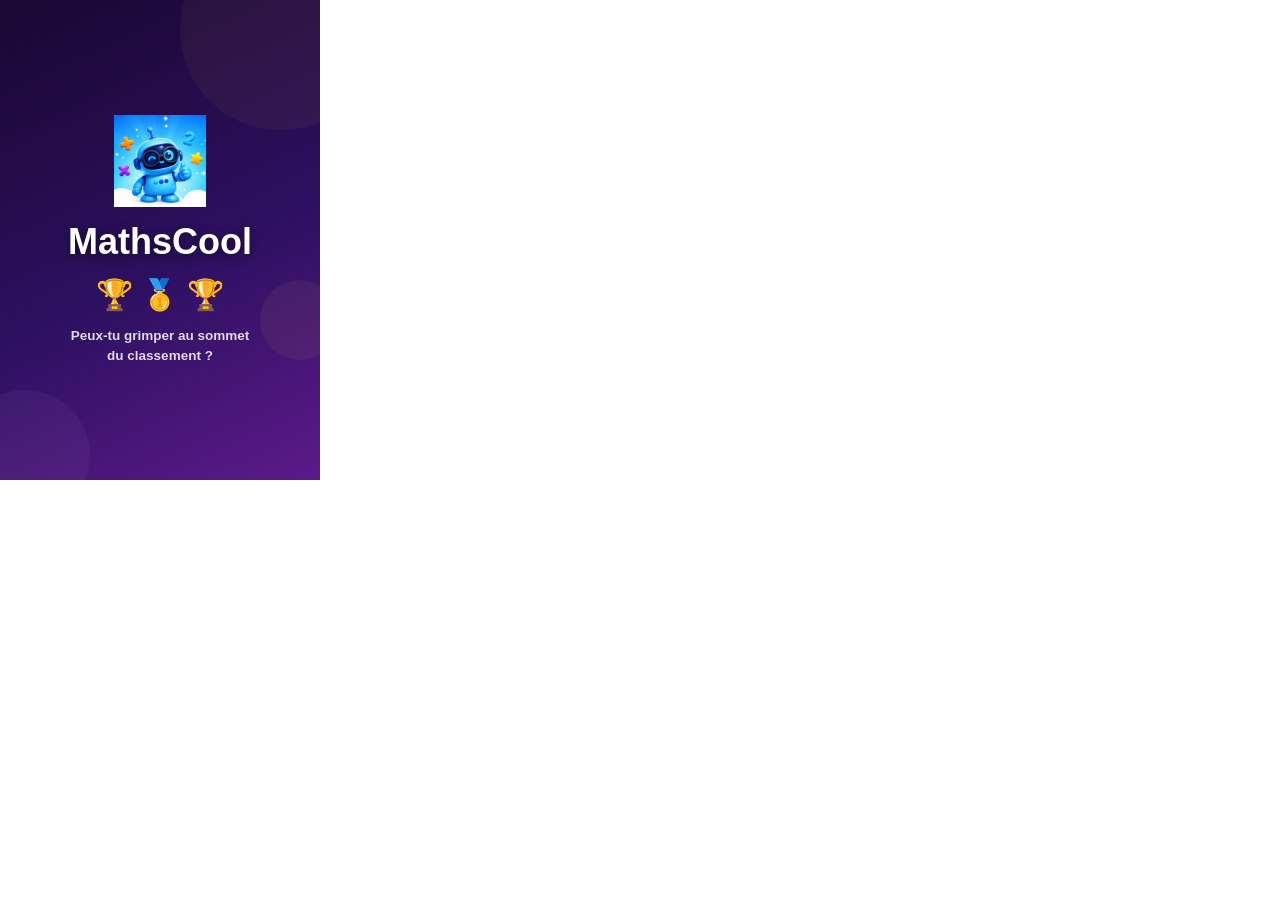
<file: index_scratch_fr.html>
<!DOCTYPE html>
<html lang="fr">
<head>
<meta charset="UTF-8">
<meta name="ad.size" content="width=320,height=480">
<title>MathsCool Scratch Card 320x480 FR</title>
<style>
* { margin:0; padding:0; box-sizing:border-box; }
html, body {
  width:320px; height:480px; overflow:hidden;
  font-family:'Arial Rounded MT Bold','Trebuchet MS',Arial,sans-serif;
  -webkit-tap-highlight-color:transparent; user-select:none;
}
#ad {
  position:relative; width:320px; height:480px; overflow:hidden;
  background:linear-gradient(155deg, #1A0832 0%, #2D1060 55%, #5C1A8A 100%);
}

/* bg orbs */
.orb { position:absolute; border-radius:50%; pointer-events:none; }
.orb.o1 { width:200px; height:200px; background:rgba(255,201,60,.05); top:-70px; right:-60px; }
.orb.o2 { width:130px; height:130px; background:rgba(255,255,255,.04); bottom:-40px; left:-40px; }
.orb.o3 { width:80px; height:80px; background:rgba(255,201,60,.06); bottom:120px; right:-20px; }

/* skip */
#skip {
  position:absolute; top:10px; right:10px; z-index:200;
  background:rgba(0,0,0,.42); color:rgba(255,255,255,.9);
  font-size:10.5px; font-weight:700; padding:5px 11px;
  border-radius:16px; cursor:pointer; opacity:0; pointer-events:none;
  transition:opacity .4s; border:1px solid rgba(255,255,255,.2);
}
#skip.show { opacity:1; pointer-events:all; }

/* scenes */
.sc {
  position:absolute; top:0; left:0; width:320px; height:480px;
  opacity:0; pointer-events:none; transition:opacity .5s;
  display:flex; flex-direction:column; align-items:center; justify-content:center;
}
.sc.on { opacity:1; pointer-events:all; }

/* ══ S0 INTRO ══ */
#s0 { gap:14px; padding:30px 24px; }
#s0Logo {
  width:92px; height:92px; object-fit:contain;
  animation:bnc .85s cubic-bezier(.36,.07,.19,.97) both;
}
@keyframes bnc {
  0%   { transform:translateY(60px) scale(.4); opacity:0; }
  55%  { transform:translateY(-14px) scale(1.1); opacity:1; }
  75%  { transform:translateY(6px) scale(.97); }
  100% { transform:translateY(0) scale(1); opacity:1; }
}
#s0Brand { color:#fff; font-size:36px; font-weight:900; text-shadow:0 2px 10px rgba(0,0,0,.5); animation:fup .6s .35s both; }
#s0Icons { font-size:30px; animation:fup .6s .5s both; }
#s0Sub   { color:rgba(255,255,255,.85); font-size:13.5px; font-weight:700; text-align:center; line-height:1.45; animation:fup .6s .65s both; }
@keyframes fup { from{opacity:0;transform:translateY(20px)} to{opacity:1;transform:translateY(0)} }

/* ══ S1 FEATURE ══ */
#s1 { justify-content:flex-start; }
#s1Img { width:320px; height:330px; object-fit:contain; background:rgba(255,255,255,.03); flex-shrink:0; }
#s1Cap { padding:16px 20px 12px; text-align:center; }
#s1Cap .t1 { color:#FFC93C; font-size:14.5px; font-weight:900; }
#s1Cap .t2 { color:rgba(255,255,255,.78); font-size:12px; font-weight:700; margin-top:5px; }

/* ══ S2 SCRATCH CARD ══ */
#s2 { gap:14px; padding:20px 18px; }
.scrLabel { color:#FFC93C; font-size:15px; font-weight:900; text-align:center; }
.scrSub   { color:rgba(255,255,255,.75); font-size:12px; font-weight:700; text-align:center; }

#scratchCard {
  position:relative; width:284px; height:184px;
  border-radius:20px; overflow:hidden;
  box-shadow:0 8px 28px rgba(0,0,0,.45), 0 0 0 3px rgba(255,201,60,.3);
  flex-shrink:0;
}
#scratchReward {
  position:absolute; top:0; left:0; width:100%; height:100%;
  background:linear-gradient(135deg, #FFD54F 0%, #FF8F00 100%);
  display:flex; flex-direction:column; align-items:center; justify-content:center; gap:7px; padding:16px;
}
#scratchReward img { width:52px; height:52px; object-fit:contain; }
#scratchReward .prize1 { color:#0D47A1; font-size:20px; font-weight:900; text-align:center; line-height:1.1; }
#scratchReward .prize2 { color:#0D47A1; font-size:12px; font-weight:800; text-align:center; }
#scratchCanvas {
  position:absolute; top:0; left:0; width:100%; height:100%;
  cursor:crosshair; touch-action:none; border-radius:20px;
}

.progWrap { width:284px; background:rgba(255,255,255,.14); border-radius:8px; height:9px; overflow:hidden; }
#progBar  { height:100%; background:linear-gradient(90deg, #FFC93C, #FF8F00); border-radius:8px; width:0%; transition:width .1s; }
#scrHint  { color:rgba(255,255,255,.65); font-size:11.5px; font-weight:700; text-align:center; min-height:18px; }

/* ══ S3 CTA ══ */
#s3 { gap:12px; padding:24px 20px; }
#ctaLogo { width:72px; height:72px; object-fit:contain; }
#ctaBrand { color:#fff; font-size:30px; font-weight:900; text-shadow:0 2px 8px rgba(0,0,0,.4); }
#ctaMas { width:126px; height:126px; object-fit:contain; animation:mbc 1.9s ease-in-out infinite; }
@keyframes mbc { 0%,100%{transform:translateY(0)} 50%{transform:translateY(-9px)} }
#ctaTag { color:rgba(255,255,255,.9); font-size:13px; font-weight:700; text-align:center; line-height:1.5; }
#ctaBtn {
  display:block; width:100%; background:#FFC93C; color:#0D47A1;
  font-size:18px; font-weight:900; text-align:center; border:none;
  border-radius:28px; padding:15px 0; cursor:pointer;
  box-shadow:0 4px 0 #b8820a, 0 6px 20px rgba(0,0,0,.25);
  animation:cpop 1.2s ease-in-out infinite;
  font-family:inherit; text-transform:uppercase; -webkit-tap-highlight-color:transparent;
}
@keyframes cpop { 0%,100%{transform:scale(1)} 50%{transform:scale(1.04)} }
#ctaSub { color:rgba(255,255,255,.55); font-size:10.5px; text-align:center; }
</style>
</head>
<body>
<div id="ad">

  <div class="orb o1"></div>
  <div class="orb o2"></div>
  <div class="orb o3"></div>
  <div id="skip" onclick="goS3()">Passer &#10005;</div>

  <!-- ══ SCENE 0 : INTRO ══ -->
  <div class="sc on" id="s0">
    <img id="s0Logo" src="assets/logoo.png" alt="" loading="lazy">
    <div id="s0Brand">MathsCool</div>
    <div id="s0Icons">&#127942; &#129351; &#127942;</div>
    <div id="s0Sub">Peux-tu grimper au sommet<br>du classement&nbsp;?</div>
  </div>

  <!-- ══ SCENE 1 : FEATURE TEASER ══ -->
  <div class="sc" id="s1">
    <img id="s1Img" src="assets/6.png" alt="" loading="lazy">
    <div id="s1Cap">
      <div class="t1">Deviens le Champion #1&nbsp;!</div>
      <div class="t2">Affronte des joueurs du monde entier.</div>
    </div>
  </div>

  <!-- ══ SCENE 2 : SCRATCH CARD ══ -->
  <div class="sc" id="s2">
    <div class="scrLabel">&#127873; Gratte pour r&eacute;v&eacute;ler ta r&eacute;compense&nbsp;!</div>
    <div id="scratchCard">
      <div id="scratchReward">
        <img src="assets/logoo.png" alt="" loading="lazy">
        <div class="prize1">T&eacute;l&eacute;chargement GRATUIT&nbsp;!</div>
        <div class="prize2">Rejoins le classement &amp; gagne&nbsp;!</div>
      </div>
      <canvas id="scratchCanvas" width="284" height="184"></canvas>
    </div>
    <div class="progWrap"><div id="progBar"></div></div>
    <div id="scrHint">Gratte la carte avec ton doigt&nbsp;!</div>
  </div>

  <!-- ══ SCENE 3 : CTA ══ -->
  <div class="sc" id="s3">
    <img id="ctaLogo" src="assets/logoo.png" alt="" loading="lazy">
    <div id="ctaBrand">MathsCool</div>
    <img id="ctaMas" src="assets/mas.png" alt="" loading="lazy">
    <div id="ctaTag">
      Rivalise, gagne des r&eacute;compenses<br>
      &amp; monte au sommet&nbsp;!
    </div>
    <button id="ctaBtn" onclick="doClick()">&#9654; Deviens le Meilleur&nbsp;!</button>
    <div id="ctaSub">Gratuit &middot; Google Play</div>
  </div>

</div><!-- #ad -->

<script src="https://tpc.googlesyndication.com/pagead/gadgets/html5/api/exitapi.js"></script>
<script>
var clickTag = "https://play.google.com/store/apps/details?id=com.heyhappy.mathscool";
function doClick() {
  if (typeof ExitApi !== 'undefined') { ExitApi.exit(); }
  else { window.open(clickTag, '_blank'); }
}

function show(id) { document.getElementById(id).classList.add('on'); }
function hide(id) { document.getElementById(id).classList.remove('on'); }
function goS3() { hide('s1'); hide('s2'); show('s3'); }

setTimeout(function() { document.getElementById('skip').classList.add('show'); }, 5000);

setTimeout(function() {
  hide('s0'); show('s1');
  setTimeout(function() { hide('s1'); show('s2'); initScratch(); }, 2200);
}, 1800);

/* ─── Scratch Card ─── */
function initScratch() {
  var canvas = document.getElementById('scratchCanvas');
  var ctx    = canvas.getContext('2d');
  var cw = canvas.width, ch = canvas.height;
  var revealed = false;
  var lastX, lastY;
  var autoTimer;

  ctx.fillStyle = '#7A6A8A';
  ctx.fillRect(0, 0, cw, ch);
  ctx.fillStyle = 'rgba(0,0,0,.15)';
  for (var xi = 0; xi < cw; xi += 14) {
    for (var yi = 0; yi < ch; yi += 14) {
      if ((xi + yi) % 28 === 0) ctx.fillRect(xi, yi, 7, 7);
    }
  }
  ctx.globalAlpha = .5;
  ctx.fillStyle = '#c0a060';
  for (var c = 0; c < 6; c++) {
    ctx.beginPath();
    ctx.arc(28 + c * 44, ch / 2, 16, 0, Math.PI * 2);
    ctx.fill();
  }
  ctx.globalAlpha = 1;
  ctx.fillStyle = 'rgba(255,255,255,.7)';
  ctx.font = 'bold 14px Arial';
  ctx.textAlign = 'center';
  ctx.fillText('Gratte ici !', cw / 2, ch / 2 - 8);
  ctx.font = '20px Arial';
  ctx.fillText('\ud83c\udf81', cw / 2, ch / 2 + 20);

  function getPos(e) {
    var r = canvas.getBoundingClientRect();
    var sx = cw / r.width, sy = ch / r.height;
    var src = e.touches ? e.touches[0] : e;
    return { x: (src.clientX - r.left) * sx, y: (src.clientY - r.top) * sy };
  }

  function scratch(x, y) {
    ctx.globalCompositeOperation = 'destination-out';
    ctx.lineWidth = 44; ctx.lineCap = 'round'; ctx.strokeStyle = 'rgba(0,0,0,1)';
    if (lastX !== undefined) {
      ctx.beginPath(); ctx.moveTo(lastX, lastY); ctx.lineTo(x, y); ctx.stroke();
    }
    ctx.beginPath(); ctx.arc(x, y, 23, 0, Math.PI * 2); ctx.fill();
    lastX = x; lastY = y;
    checkPct();
  }

  function checkPct() {
    if (revealed) return;
    var d = ctx.getImageData(0, 0, cw, ch).data;
    var total = cw * ch, transp = 0;
    for (var i = 3; i < d.length; i += 16) { if (d[i] < 128) transp++; }
    var pct = Math.min(100, transp / (total / 4) * 100);
    document.getElementById('progBar').style.width = pct + '%';
    if (pct > 62) reveal();
  }

  function reveal() {
    revealed = true;
    clearTimeout(autoTimer);
    document.getElementById('scrHint').textContent = 'Tu as r\u00e9v\u00e9l\u00e9 ta r\u00e9compense\u00a0! \ud83c\udf89';
    canvas.style.transition = 'opacity .7s';
    canvas.style.opacity = '0';
    canvas.style.pointerEvents = 'none';
    setTimeout(goS3, 1300);
  }

  function onStart(e) {
    e.preventDefault();
    var p = getPos(e); lastX = p.x; lastY = p.y; scratch(p.x, p.y);
    canvas.addEventListener(e.touches ? 'touchmove' : 'mousemove', onMove, { passive: false });
  }
  function onMove(e) { e.preventDefault(); var p = getPos(e); scratch(p.x, p.y); }
  function onEnd() { lastX = undefined; lastY = undefined; canvas.removeEventListener('mousemove', onMove); canvas.removeEventListener('touchmove', onMove); }

  canvas.addEventListener('mousedown',  onStart);
  canvas.addEventListener('touchstart', onStart, { passive: false });
  canvas.addEventListener('mouseup',    onEnd);
  canvas.addEventListener('touchend',   onEnd);

  autoTimer = setTimeout(function() { if (!revealed) reveal(); }, 8000);
}
</script>
</body>
</html>
</file>
<file: style.css>
/* ================================================
   MathsCool Landing Page - style.css
   ================================================ */

:root {
  --primary: #29B8EA;
  --secondary: #FF9800;
  --accent: #FFD700;
  --success: #2ECC71;
  --info: #0EA5E9;
  --bg: #F0F9FF;
  --surface: #FFFFFF;
  --surface2: #E2F4FD;
  --text: #1A2B4A;
  --text-muted: #5A7A9A;
  --radius: 20px;
  --radius-sm: 12px;
  --font: 'Poppins', sans-serif;
  --font-fun: 'Comic Neue', cursive;
}

* { margin: 0; padding: 0; box-sizing: border-box; }

html { scroll-behavior: smooth; }

body {
  font-family: var(--font);
  background-color: var(--bg);
  color: var(--text);
  line-height: 1.6;
  overflow-x: hidden;
}

/* ===== UTILS ===== */
.container { max-width: 1100px; margin: 0 auto; padding: 0 24px; }
.highlight { color: var(--primary); }
.section-sub { color: var(--text-muted); font-size: 1.05rem; margin-top: 8px; margin-bottom: 40px; }

/* ===== NAVBAR ===== */
.navbar {
  position: fixed;
  top: 0; left: 0; right: 0;
  z-index: 100;
  background: rgba(255, 255, 255, 0.92);
  backdrop-filter: blur(16px);
  border-bottom: 1px solid rgba(41, 184, 234, 0.18);
  padding: 14px 24px;
  box-shadow: 0 2px 20px rgba(41, 184, 234, 0.08);
}
.nav-inner {
  max-width: 1100px;
  margin: 0 auto;
  display: flex;
  align-items: center;
  justify-content: space-between;
}
.nav-logo {
  font-family: var(--font-fun);
  font-size: 1.6rem;
  font-weight: 700;
  color: var(--primary);
  text-decoration: none;
}
.nav-logo span { color: var(--primary); }
.nav-links { display: flex; align-items: center; gap: 28px; }
.nav-links a {
  color: var(--text-muted);
  text-decoration: none;
  font-size: 0.9rem;
  font-weight: 500;
  transition: color 0.2s;
}
.nav-links a:hover { color: var(--primary); }
.btn-nav {
  background: var(--primary) !important;
  color: #fff !important;
  padding: 8px 20px;
  border-radius: 50px;
  font-size: 0.85rem !important;
  font-weight: 600 !important;
  transition: opacity 0.2s !important;
}
.btn-nav:hover { opacity: 0.85; }

/* ===== HERO ===== */
.hero {
  min-height: 100vh;
  display: flex;
  align-items: center;
  justify-content: center;
  padding: 120px 24px 80px;
  position: relative;
  overflow: hidden;
}

/* --- video background --- */
.hero-video-bg {
  position: absolute;
  top: 0; left: 0;
  width: 100%; height: 100%;
  object-fit: cover;
  z-index: 0;
  pointer-events: none;
}
.hero-video-overlay {
  position: absolute;
  top: 0; left: 0;
  width: 100%; height: 100%;
  background: rgba(5, 22, 52, 0.62);
  z-index: 1;
}

/* --- hero text overrides (white on dark overlay) --- */
.hero h1 { color: white; }
.hero .hero-sub { color: rgba(255,255,255,0.82); }
.hero .hero-sub strong { color: white; }
.hero .hero-badge {
  background: rgba(255,255,255,0.10);
  border-color: rgba(255,255,255,0.30);
  color: white;
}
.hero .stat-num { color: var(--accent); }
.hero .stat span:last-child { color: rgba(255,255,255,0.60); }
.hero .stat-sep { color: rgba(255,255,255,0.25); }
.hero .btn-secondary {
  background: rgba(255,255,255,0.10);
  border-color: rgba(255,255,255,0.40);
  color: white;
}

.hero-content {
  position: relative;
  z-index: 2;
  text-align: center;
  max-width: 700px;
  width: 100%;
}
.hero-badge {
  display: inline-block;
  background: rgba(41, 184, 234, 0.13);
  border: 1px solid rgba(41, 184, 234, 0.5);
  color: var(--primary);
  padding: 6px 16px;
  border-radius: 50px;
  font-size: 0.85rem;
  font-weight: 600;
  margin-bottom: 20px;
}
.hero h1 {
  font-size: clamp(2.2rem, 5vw, 3.6rem);
  font-weight: 800;
  line-height: 1.15;
  margin-bottom: 20px;
}
.hero-sub {
  color: var(--text-muted);
  font-size: 1.1rem;
  max-width: 560px;
  margin: 0 auto 36px;
  line-height: 1.8;
}
.hero-sub strong { color: var(--text); }
.hero-cta { display: flex; flex-wrap: wrap; gap: 16px; margin-bottom: 40px; justify-content: center; }

.btn-primary {
  display: inline-flex;
  align-items: center;
  gap: 10px;
  background: linear-gradient(135deg, var(--primary), #1990D4);
  color: white;
  padding: 14px 28px;
  border-radius: 50px;
  text-decoration: none;
  font-weight: 700;
  font-size: 1rem;
  box-shadow: 0 8px 30px rgba(41, 184, 234, 0.4);
  transition: transform 0.2s, box-shadow 0.2s;
}
.btn-primary:hover { transform: translateY(-2px); box-shadow: 0 14px 40px rgba(41, 184, 234, 0.5); }
.btn-primary.large { font-size: 1.1rem; padding: 16px 36px; }
.play-badge { height: 36px; }

.btn-secondary {
  display: inline-flex;
  align-items: center;
  gap: 8px;
  background: rgba(41, 184, 234, 0.07);
  border: 1.5px solid rgba(41, 184, 234, 0.4);
  color: var(--primary);
  padding: 14px 28px;
  border-radius: 50px;
  text-decoration: none;
  font-weight: 600;
  transition: background 0.2s;
}
.btn-secondary:hover { background: rgba(41, 184, 234, 0.14); }

.hero-stats {
  display: flex;
  align-items: center;
  gap: 16px;
  flex-wrap: wrap;
  justify-content: center;
}
.stat { display: flex; flex-direction: column; align-items: center; }
.stat-num { font-size: 1.6rem; font-weight: 800; color: var(--primary); font-family: var(--font-fun); }
.stat span:last-child { font-size: 0.75rem; color: var(--text-muted); }
.stat-sep { color: rgba(41, 184, 234, 0.35); font-size: 1.5rem; }

.hero-visual { flex: 1; display: flex; justify-content: center; position: relative; }
.phone-mockup {
  position: relative;
  width: 280px;
  aspect-ratio: 9/19;
  background: var(--surface2);
  border-radius: 40px;
  padding: 8px;
  border: 2px solid rgba(255,255,255,0.1);
  box-shadow: 0 40px 80px rgba(0,0,0,0.5);
  overflow: hidden;
}
.phone-mockup.small { width: 240px; }
.phone-mockup img {
  width: 100%;
  height: 100%;
  object-fit: cover;
  border-radius: 34px;
}

/* ===== HERO + FEATURE IMAGE WRAPPERS ===== */
.hero-img-wrap {
  flex: 1;
  max-width: 500px;
  display: flex;
  align-items: center;
  justify-content: center;
}
.hero-img-wrap img {
  width: 100%;
  height: auto;
  display: block;
}
.feature-img-wrap {
  flex: 1;
  max-width: 420px;
  display: flex;
  align-items: center;
  justify-content: center;
  padding: 8px;
}
.feature-img-wrap img {
  width: 100%;
  max-height: 380px;
  height: auto;
  display: block;
  object-fit: contain;
  filter: drop-shadow(0 10px 28px rgba(0,0,0,0.1));
}

/* ===== SECTIONS ===== */
section { padding: 80px 0; }
section h2 { font-size: clamp(1.6rem, 3.5vw, 2.4rem); font-weight: 800; margin-bottom: 12px; }

/* ===== FEATURES ===== */
.features { background: var(--surface); }
.features h2, .features .section-sub { text-align: center; }
.feature-grid {
  display: grid;
  grid-template-columns: repeat(auto-fit, minmax(280px, 1fr));
  gap: 24px;
}
.feature-card {
  background: var(--surface);
  border: 1.5px solid rgba(41, 184, 234, 0.18);
  border-radius: var(--radius);
  padding: 28px;
  transition: transform 0.2s, box-shadow 0.2s;
  box-shadow: 0 3px 14px rgba(41, 184, 234, 0.07);
}
.feature-card:hover { transform: translateY(-5px); box-shadow: 0 14px 40px rgba(41, 184, 234, 0.16); }
.feature-icon { font-size: 2.4rem; margin-bottom: 14px; }
.feature-card h3 { font-size: 1.1rem; font-weight: 700; margin-bottom: 10px; }
.feature-card p { color: var(--text-muted); font-size: 0.9rem; line-height: 1.7; }

/* ===== STAGE SECTION ===== */
.stage-section { background: var(--bg); }
.split-layout { display: flex; align-items: center; gap: 60px; }
.split-layout.reverse { flex-direction: row-reverse; }
.split-text { flex: 1; }
.split-visual { flex: 1; display: flex; justify-content: center; align-items: center; }

.section-badge {
  display: inline-block;
  background: linear-gradient(135deg, var(--primary), var(--secondary));
  color: white;
  padding: 4px 14px;
  border-radius: 50px;
  font-size: 0.8rem;
  font-weight: 700;
  margin-bottom: 16px;
}
.split-text h2 { margin-bottom: 16px; }
.split-text p { color: var(--text-muted); font-size: 1rem; line-height: 1.8; margin-bottom: 24px; }

.difficulty-zones {
  background: var(--surface2);
  border-radius: var(--radius-sm);
  padding: 16px 20px;
  margin-bottom: 20px;
  display: flex;
  flex-direction: column;
  gap: 8px;
  border: 1px solid rgba(41, 184, 234, 0.15);
}
.zone { display: flex; align-items: center; gap: 10px; font-size: 0.9rem; color: var(--text-muted); }
.zone-icon { font-size: 1.1rem; }

.check-list { list-style: none; display: flex; flex-direction: column; gap: 8px; }
.check-list li { font-size: 0.95rem; color: var(--text-muted); }

/* ===== LABS SECTION ===== */
.labs-section { background: var(--surface); }
.labs-types { display: flex; flex-direction: column; gap: 16px; margin-bottom: 24px; }
.lab-type {
  display: flex;
  align-items: flex-start;
  gap: 14px;
  background: var(--bg);
  border-radius: var(--radius-sm);
  padding: 14px 16px;
  border: 1.5px solid rgba(41, 184, 234, 0.15);
}
.lab-emoji { font-size: 1.8rem; flex-shrink: 0; }
.lab-type div { display: flex; flex-direction: column; gap: 2px; }
.lab-type strong { font-size: 0.95rem; font-weight: 700; color: var(--text); }
.lab-type span { font-size: 0.85rem; color: var(--text-muted); }

/* ===== LEVELS ===== */
.levels-section { background: #DFF0FA; text-align: center; }
.levels-section h2 { margin-bottom: 8px; }
.levels-grid {
  display: flex;
  flex-wrap: wrap;
  gap: 12px;
  justify-content: center;
  margin-top: 32px;
}
.level-chip {
  background: var(--surface);
  border: 2px solid rgba(41, 184, 234, 0.3);
  border-radius: 50px;
  padding: 10px 24px;
  font-size: 1rem;
  font-weight: 700;
  font-family: var(--font-fun);
  color: var(--text);
  transition: all 0.2s;
  box-shadow: 0 2px 10px rgba(41, 184, 234, 0.1);
}
.level-chip:hover { background: var(--primary); border-color: var(--primary); color: white; transform: scale(1.06); }
.level-chip.college { border-color: rgba(41, 184, 234, 0.45); color: var(--primary); }

/* ===== REVIEWS / TESTIMONIALS ===== */
.article-section { background: var(--bg); position: relative; overflow: hidden; }
.reviews-grid {
  display: grid;
  grid-template-columns: repeat(auto-fit, minmax(290px, 1fr));
  gap: 24px;
  margin-top: 48px;
}
.review-card {
  background: var(--surface);
  border: 1.5px solid rgba(41, 184, 234, 0.15);
  border-radius: var(--radius);
  padding: 28px;
  box-shadow: 0 3px 14px rgba(41, 184, 234, 0.07);
  transition: transform 0.2s, box-shadow 0.2s;
  display: flex;
  flex-direction: column;
  gap: 14px;
}
.review-card:hover { transform: translateY(-4px); box-shadow: 0 12px 34px rgba(41, 184, 234, 0.14); }
.review-stars { color: var(--accent); font-size: 1.05rem; letter-spacing: 3px; }
.review-text {
  color: var(--text);
  font-size: 0.95rem;
  line-height: 1.75;
  font-style: italic;
  flex: 1;
}
.review-author { display: flex; align-items: center; gap: 12px; margin-top: auto; }
.review-avatar {
  width: 42px; height: 42px;
  border-radius: 50%;
  background: linear-gradient(135deg, var(--primary), var(--secondary));
  display: flex; align-items: center; justify-content: center;
  color: white; font-weight: 800; font-size: 1rem;
  flex-shrink: 0;
}
.review-name { font-weight: 700; font-size: 0.9rem; color: var(--text); line-height: 1.3; }
.review-role { font-size: 0.78rem; color: var(--text-muted); }
.article-cta { margin-top: 48px; text-align: center; }

/* ===== DOWNLOAD CTA ===== */
.download-cta {
  background: linear-gradient(135deg, #1990D4 0%, #29B8EA 60%, #42D4FA 100%);
  text-align: center;
  padding: 80px 24px;
  position: relative;
  overflow: hidden;
}
.download-cta h2 { font-size: clamp(1.5rem, 3vw, 2.2rem); margin-bottom: 12px; color: white; }
.download-cta p { color: rgba(255,255,255,0.92); margin-bottom: 36px; font-size: 1.05rem; }

/* ===== CTA MASCOT ===== */
.cta-mascot {
  position: absolute;
  right: 4%; bottom: 0;
  width: clamp(110px, 15vw, 210px);
  pointer-events: none;
}
.cta-mascot img { width: 100%; height: auto; display: block; }

/* ===== FOOTER ===== */
.footer {
  background: #1A2D4A;
  padding: 40px 24px;
  border-top: 3px solid var(--primary);
}
.footer-inner {
  display: flex;
  justify-content: space-between;
  align-items: flex-start;
  flex-wrap: wrap;
  gap: 24px;
  margin-bottom: 28px;
}
.footer-brand p { color: rgba(255,255,255,0.5); font-size: 0.85rem; margin-top: 8px; max-width: 260px; }
.footer-links { display: flex; flex-direction: column; gap: 8px; }
.footer-links a { color: rgba(255,255,255,0.5); font-size: 0.9rem; text-decoration: none; transition: color 0.2s; }
.footer-links a:hover { color: var(--primary); }
.footer-copy { color: rgba(255,255,255,0.22); font-size: 0.8rem; text-align: center; }

/* ===== FEATURE CARD – NEW BADGE ===== */
.feature-card { position: relative; }
.badge-new {
  display: inline-block;
  background: var(--primary);
  color: #fff;
  font-size: 0.6rem;
  font-weight: 700;
  padding: 2px 7px;
  border-radius: 50px;
  vertical-align: middle;
  margin-left: 8px;
  letter-spacing: 0.05em;
}
.feature-card.feature-new {
  border-color: rgba(41, 184, 234, 0.35);
  background: linear-gradient(135deg, #FFFFFF 0%, rgba(41,184,234,0.05) 100%);
}
.feature-thumb {
  margin-top: 16px;
  border-radius: 12px;
  overflow: hidden;
}
.feature-thumb img {
  width: 100%;
  height: auto;
  display: block;
}

/* ===== BRAND STRIP ===== */
.brand-strip {
  border-radius: 20px;
  overflow: hidden;
  margin-bottom: 48px;
  box-shadow: 0 6px 24px rgba(41,184,234,0.1);
  border: 1.5px solid rgba(41,184,234,0.12);
}
.brand-strip img {
  width: 100%;
  height: auto;
  display: block;
}

/* ===== AI SECTION ===== */
.ai-section {
  background: var(--bg);
  padding: 80px 24px;
}

/* ===== LEADERBOARD SECTION ===== */
.leaderboard-section {
  background: var(--surface);
  padding: 80px 24px;
}
.podium-row {
  display: flex;
  gap: 10px;
  margin-bottom: 24px;
  flex-wrap: wrap;
}
.podium-item {
  display: flex;
  align-items: center;
  gap: 6px;
  padding: 8px 16px;
  border-radius: var(--radius-sm);
  font-size: 0.875rem;
  font-weight: 700;
}
.podium-item.gold   { background: rgba(255,200,0,0.15);  border: 1.5px solid rgba(255,200,0,0.35);  color: #9A6F00; }
.podium-item.silver { background: rgba(160,160,160,0.12); border: 1.5px solid rgba(140,140,140,0.3); color: #555555; }
.podium-item.bronze { background: rgba(180,100,30,0.1);   border: 1.5px solid rgba(160,80,20,0.3);   color: #7A3A00; }

/* ===== AD PREVIEW SECTION ===== */
.ad-preview-section {
  background: var(--bg);
  padding: 80px 24px;
  text-align: center;
}
.ad-preview-section h2 { margin-bottom: 8px; }
.ad-showcase {
  display: flex;
  gap: 32px;
  justify-content: center;
  flex-wrap: wrap;
  margin-top: 48px;
}
.ad-frame-wrap {
  display: flex;
  flex-direction: column;
  align-items: center;
  gap: 14px;
}
.ad-label {
  color: var(--text);
  font-size: 0.95rem;
  font-weight: 700;
  letter-spacing: 0.02em;
}
.ad-frame-wrap iframe {
  border-radius: 24px;
  box-shadow: 0 16px 44px rgba(41,184,234,0.18);
  border: 2px solid rgba(41,184,234,0.2);
  display: block;
}
.ad-caption {
  color: var(--text-muted);
  font-size: 0.8rem;
  max-width: 260px;
  text-align: center;
  line-height: 1.4;
}

/* ===== VIDEO WRAP (standalone card usage) ===== */
.video-wrap {
  position: relative;
  width: 100%;
  max-width: 480px;
  aspect-ratio: 16/9;
  border-radius: 20px;
  overflow: hidden;
  box-shadow: 0 20px 60px rgba(41, 184, 234, 0.25);
  border: 3px solid rgba(41, 184, 234, 0.3);
}
.video-wrap iframe,
.video-thumb-link {
  position: absolute;
  top: 0; left: 0;
  width: 100%; height: 100%;
  border: none;
  display: block;
}
.video-thumb-link img {
  width: 100%; height: 100%;
  object-fit: cover;
  display: block;
}
.video-play-btn {
  position: absolute;
  top: 50%; left: 50%;
  transform: translate(-50%, -50%);
  width: 64px; height: 64px;
  background: rgba(0, 0, 0, 0.62);
  border-radius: 50%;
  display: flex; align-items: center; justify-content: center;
  color: white;
  font-size: 1.6rem;
  padding-left: 4px;
  transition: background 0.2s, transform 0.2s;
  pointer-events: none;
}
.video-thumb-link:hover .video-play-btn {
  background: var(--primary);
  transform: translate(-50%, -50%) scale(1.12);
}

/* ===== HERO MASCOT (floating, video-bg hero) ===== */
.hero-mascot {
  position: absolute;
  bottom: 0;
  right: 5%;
  width: clamp(180px, 22vw, 320px);
  pointer-events: none;
  filter: drop-shadow(0 12px 24px rgba(0,0,0,0.12));
  animation: mascot-float 4s ease-in-out infinite;
  z-index: 3;
}
.hero-mascot img { width: 100%; height: auto; }

@keyframes mascot-float {
  0%, 100% { transform: translateY(0px); }
  50%       { transform: translateY(-12px); }
}

/* ===== ARTICLE DECO ===== */
.article-deco {
  position: absolute;
  right: 20px;
  bottom: 0;
  width: clamp(160px, 18vw, 260px);
  pointer-events: none;
}
.article-deco img { width: 100%; height: auto; display: block; }

/* ===== RESPONSIVE ===== */
@media (max-width: 768px) {
  .hero { flex-direction: column; text-align: center; padding-top: 100px; gap: 32px; }
  .hero-sub { margin: 0 auto 32px; }
  .hero-mascot { width: clamp(120px, 32vw, 180px); right: 2%; }
  .split-layout, .split-layout.reverse { flex-direction: column; }
  .nav-links a:not(.btn-nav) { display: none; }
  .feature-grid { grid-template-columns: 1fr; }
  .footer-inner { flex-direction: column; }
  .ad-showcase { gap: 48px; }
  .podium-row { justify-content: center; }
  .hero-img-wrap, .feature-img-wrap { max-width: 100%; }
  .video-wrap { max-width: 100%; }
  .cta-mascot { width: 90px; right: 2%; }
  .article-deco { display: none; }
}
</file>
